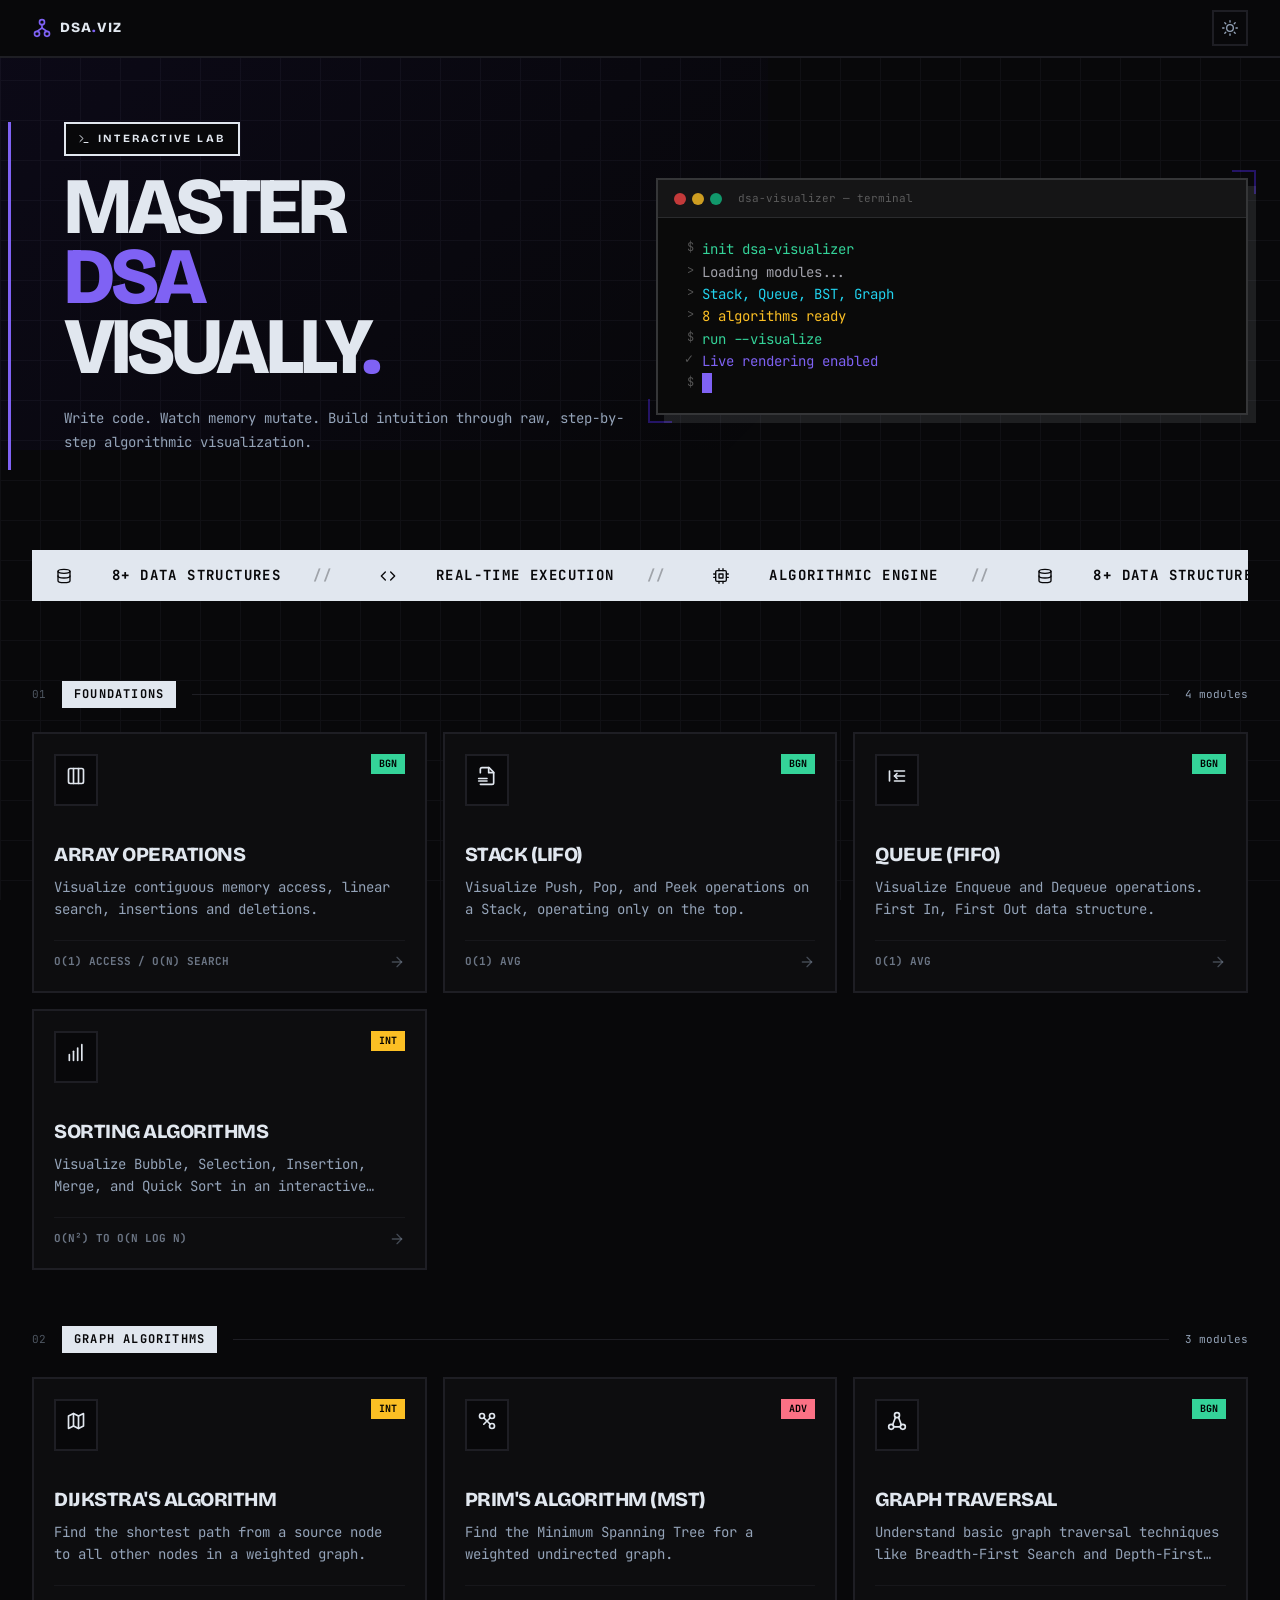
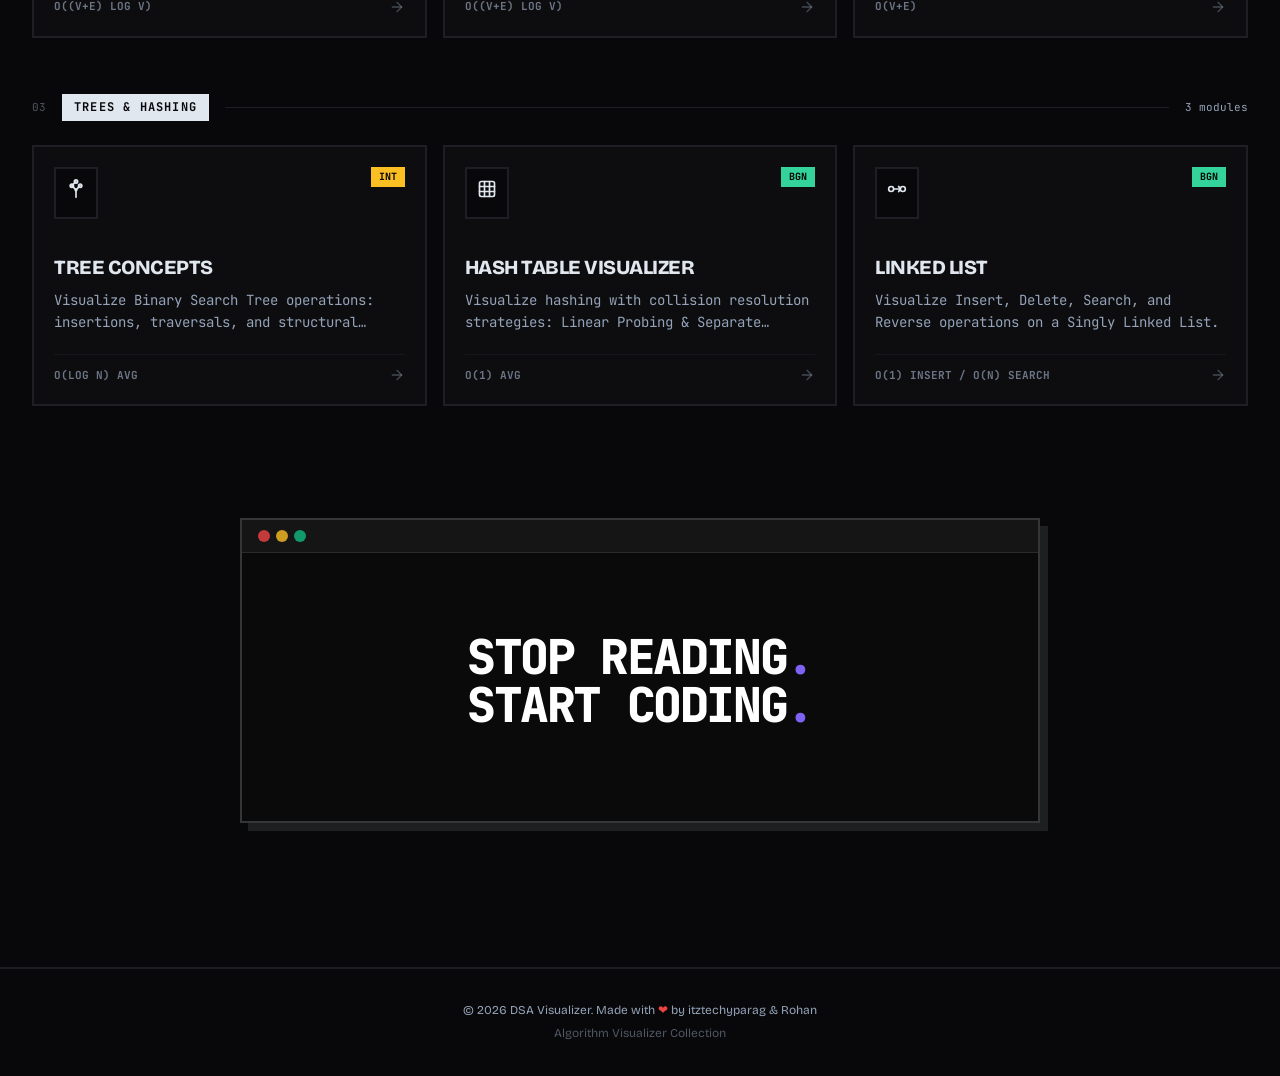
<file: index.html>
<!DOCTYPE html>
<html lang="en">

<head>
  <meta charset="UTF-8">
  <meta name="viewport" content="width=device-width, initial-scale=1.0">
  <title>ADSA Visualizer Dashboard</title>
  <link rel="stylesheet" href="style.css">
  <style>
    /* New dashboard grid for exactly matching the React design */
    .dashboard-grid {
      display: grid;
      grid-template-columns: repeat(1, minmax(0, 1fr));
      gap: 1rem;
      margin-top: 1.5rem;
    }

    @media (min-width: 768px) {
      .dashboard-grid {
        grid-template-columns: repeat(2, minmax(0, 1fr));
      }
    }

    @media (min-width: 1024px) {
      .dashboard-grid {
        grid-template-columns: repeat(3, minmax(0, 1fr));
      }
    }

    .algo-card {
      text-decoration: none;
      color: inherit;
      display: flex;
      flex-direction: column;
      height: 100%;
      padding: 1.25rem;
      background: var(--bg-card);
      border: 2px solid var(--border);
      transition: all 0.2s ease;
      position: relative;
    }

    .algo-card:hover {
      border-color: var(--fg);
      box-shadow: 6px 6px 0px 0px hsla(var(--fg-hsl), 0.1);
      transform: translate(-3px, -3px);
    }

    .dark .algo-card:hover {
      box-shadow: 6px 6px 0px 0px hsla(0, 0%, 100%, 0.1);
    }

    .algo-card:active {
      box-shadow: none;
      transform: translate(0, 0);
    }

    .card-top-row {
      display: flex;
      justify-content: space-between;
      align-items: flex-start;
      margin-bottom: 2rem;
    }

    .algo-icon-wrap {
      padding: 0.625rem;
      border: 2px solid var(--border);
      background: var(--bg);
      transition: border-color 0.2s;
    }

    .algo-card:hover .algo-icon-wrap {
      border-color: var(--fg);
    }

    .algo-icon-wrap svg {
      width: 20px;
      height: 20px;
    }

    .difficulty-badge {
      font-size: 0.625rem;
      font-family: var(--font-mono);
      font-weight: 700;
      padding: 0.125rem 0.5rem;
      background: #34d399;
      /* emerald-400 */
      color: #000;
      text-transform: uppercase;
    }

    .difficulty-badge.int {
      background: #fbbf24;
    }

    /* amber-400 */
    .difficulty-badge.adv {
      background: #fb7185;
    }

    /* rose-400 */

    .algo-title {
      font-size: 1.25rem;
      font-weight: 900;
      text-transform: uppercase;
      letter-spacing: -0.025em;
      margin-bottom: 0.375rem;
      transition: color 0.2s;
    }

    .algo-card:hover .algo-title {
      color: var(--accent);
    }

    .algo-desc {
      font-size: 0.875rem;
      font-family: var(--font-mono);
      color: var(--fg-muted);
      flex-grow: 1;
      margin-bottom: 1.25rem;
      line-height: 1.6;
      display: -webkit-box;
      -webkit-line-clamp: 2;
      -webkit-box-orient: vertical;
      overflow: hidden;
    }

    .card-footer {
      display: flex;
      justify-content: space-between;
      align-items: center;
      padding-top: 0.75rem;
      border-top: 1px solid hsla(var(--border-hsl), 0.6);
    }

    .complexity-text {
      font-size: 0.6875rem;
      font-family: var(--font-mono);
      font-weight: 700;
      color: hsla(var(--fg-muted-hsl), 0.7);
      text-transform: uppercase;
    }

    .card-footer-icon {
      width: 1rem;
      height: 1rem;
      color: hsla(var(--fg-muted-hsl), 0.4);
      transition: all 0.2s;
    }

    .algo-card:hover .card-footer-icon {
      color: var(--accent);
      transform: translateX(4px);
    }

    /* Layout classes */
    .section-header {
      display: flex;
      align-items: center;
      gap: 1rem;
      margin-bottom: 1.5rem;
    }

    .section-num {
      font-size: 0.6875rem;
      font-family: var(--font-mono);
      color: hsla(var(--fg-muted-hsl), 0.5);
      font-variant-numeric: tabular-nums;
    }

    .section-title {
      background: var(--fg);
      color: var(--bg);
      padding: 0.25rem 0.75rem;
      font-family: var(--font-mono);
      font-weight: 700;
      font-size: 0.75rem;
      text-transform: uppercase;
      letter-spacing: 0.1em;
    }

    .section-line {
      height: 1px;
      flex: 1;
      background: var(--border);
    }

    .section-count {
      font-family: var(--font-mono);
      font-size: 0.6875rem;
      color: var(--fg-muted);
    }

    .topic-group {
      margin-bottom: 3.5rem;
    }
  </style>
</head>

<body class="dark">
  <header class="header" id="header">
    <div class="container header-inner">
      <a class="logo" href="#">
        <svg xmlns="http://www.w3.org/2000/svg" viewBox="0 0 24 24" fill="none" stroke="currentColor" stroke-width="2"
          stroke-linecap="round" stroke-linejoin="round">
          <circle cx="12" cy="5" r="3" />
          <line x1="12" y1="8" x2="12" y2="12" />
          <circle cx="6" cy="19" r="3" />
          <circle cx="18" cy="19" r="3" />
          <line x1="12" y1="12" x2="6" y2="16" />
          <line x1="12" y1="12" x2="18" y2="16" />
        </svg>
        <span>DSA<span class="logo-dot">.</span>VIZ</span>
      </a>
      <button class="theme-toggle" id="theme-toggle" aria-label="Toggle theme">
        <svg id="icon-sun" xmlns="http://www.w3.org/2000/svg" viewBox="0 0 24 24" fill="none" stroke="currentColor"
          stroke-width="2" stroke-linecap="round" stroke-linejoin="round">
          <circle cx="12" cy="12" r="5" />
          <line x1="12" y1="1" x2="12" y2="3" />
          <line x1="12" y1="21" x2="12" y2="23" />
          <line x1="4.22" y1="4.22" x2="5.64" y2="5.64" />
          <line x1="18.36" y1="18.36" x2="19.78" y2="19.78" />
          <line x1="1" y1="12" x2="3" y2="12" />
          <line x1="21" y1="12" x2="23" y2="12" />
          <line x1="4.22" y1="19.78" x2="5.64" y2="18.36" />
          <line x1="18.36" y1="5.64" x2="19.78" y2="4.22" />
        </svg>
        <svg id="icon-moon" style="display:none" xmlns="http://www.w3.org/2000/svg" viewBox="0 0 24 24" fill="none"
          stroke="currentColor" stroke-width="2" stroke-linecap="round" stroke-linejoin="round">
          <path d="M21 12.79A9 9 0 1 1 11.21 3 7 7 0 0 0 21 12.79z" />
        </svg>
      </button>
    </div>
  </header>

  <div class="container main-content-padding pt-16 md:pt-24 pb-24">
    <!-- Hero Split -->
    <div class="hero-split">
      <!-- Left: Text -->
      <div class="hero-text-side">
        <div class="hero-line-accent"></div>
        <div class="hero-text-content">
          <div class="hero-badge">
            <svg xmlns="http://www.w3.org/2000/svg" viewBox="0 0 24 24" fill="none" stroke="currentColor"
              stroke-width="2" stroke-linecap="round" stroke-linejoin="round">
              <polyline points="4 17 10 11 4 5" />
              <line x1="12" y1="19" x2="20" y2="19" />
            </svg>
            Interactive Lab
          </div>
          <h1>
            <span class="block text-reveal">Master</span>
            <span class="block text-reveal text-accent">DSA</span>
            <span class="block text-reveal">Visually<span class="text-accent">.</span></span>
          </h1>
          <p class="hero-desc">Write code. Watch memory mutate. Build intuition through raw, step-by-step algorithmic
            visualization.</p>
        </div>
      </div>

      <!-- Right: Terminal Mockup -->
      <div class="hero-terminal-side">
        <div class="terminal-mockup">
          <div class="terminal-header">
            <div class="terminal-dots">
              <span class="term-dot red"></span>
              <span class="term-dot yellow"></span>
              <span class="term-dot green"></span>
            </div>
            <span class="terminal-title">dsa-visualizer — terminal</span>
          </div>
          <div class="terminal-body">
            <div class="term-line animate-type-1"><span class="term-prefix">$</span><span class="term-text emerald">init
                dsa-visualizer</span></div>
            <div class="term-line animate-type-2"><span class="term-prefix">&gt;</span><span
                class="term-text muted">Loading modules...</span></div>
            <div class="term-line animate-type-3"><span class="term-prefix">&gt;</span><span
                class="term-text cyan">Stack, Queue, BST, Graph</span></div>
            <div class="term-line animate-type-4"><span class="term-prefix">&gt;</span><span class="term-text amber">8
                algorithms ready</span></div>
            <div class="term-line animate-type-5"><span class="term-prefix">$</span><span class="term-text emerald">run
                --visualize</span></div>
            <div class="term-line animate-type-6"><span class="term-prefix">✓</span><span class="term-text primary">Live
                rendering enabled</span></div>
            <div class="term-line animate-type-7 mt-2 flex-align">
              <span class="term-prefix">$</span><span class="term-cursor pulse-anim"></span>
            </div>
          </div>
        </div>
        <div class="corner-tl"></div>
        <div class="corner-br"></div>
      </div>
    </div>

    <!-- Stats Ticker -->
    <div class="stats-ticker border-y">
      <div class="ticker-marquee">
        <!-- We use JS or just duplicate for marquee -->
        <div class="ticker-content animate-marquee">
          <div class="ticker-item"><svg xmlns="http://www.w3.org/2000/svg" viewBox="0 0 24 24" fill="none"
              stroke="currentColor" stroke-width="2" stroke-linecap="round" stroke-linejoin="round">
              <ellipse cx="12" cy="5" rx="9" ry="3"></ellipse>
              <path d="M21 12c0 1.66-4 3-9 3s-9-1.34-9-3"></path>
              <path d="M3 5v14c0 1.66 4 3 9 3s9-1.34 9-3V5"></path>
            </svg> 8+ Data Structures <span class="ticker-slash">//</span></div>
          <div class="ticker-item"><svg xmlns="http://www.w3.org/2000/svg" viewBox="0 0 24 24" fill="none"
              stroke="currentColor" stroke-width="2" stroke-linecap="round" stroke-linejoin="round">
              <polyline points="16 18 22 12 16 6"></polyline>
              <polyline points="8 6 2 12 8 18"></polyline>
            </svg> Real-time Execution <span class="ticker-slash">//</span></div>
          <div class="ticker-item"><svg xmlns="http://www.w3.org/2000/svg" viewBox="0 0 24 24" fill="none"
              stroke="currentColor" stroke-width="2" stroke-linecap="round" stroke-linejoin="round">
              <rect x="4" y="4" width="16" height="16" rx="2" ry="2"></rect>
              <rect x="9" y="9" width="6" height="6"></rect>
              <line x1="9" y1="1" x2="9" y2="4"></line>
              <line x1="15" y1="1" x2="15" y2="4"></line>
              <line x1="9" y1="20" x2="9" y2="23"></line>
              <line x1="15" y1="20" x2="15" y2="23"></line>
              <line x1="20" y1="9" x2="23" y2="9"></line>
              <line x1="20" y1="14" x2="23" y2="14"></line>
              <line x1="1" y1="9" x2="4" y2="9"></line>
              <line x1="1" y1="14" x2="4" y2="14"></line>
            </svg> Algorithmic Engine <span class="ticker-slash">//</span></div>
          <div class="ticker-item"><svg xmlns="http://www.w3.org/2000/svg" viewBox="0 0 24 24" fill="none"
              stroke="currentColor" stroke-width="2" stroke-linecap="round" stroke-linejoin="round">
              <ellipse cx="12" cy="5" rx="9" ry="3"></ellipse>
              <path d="M21 12c0 1.66-4 3-9 3s-9-1.34-9-3"></path>
              <path d="M3 5v14c0 1.66 4 3 9 3s9-1.34 9-3V5"></path>
            </svg> 8+ Data Structures <span class="ticker-slash">//</span></div>
          <div class="ticker-item"><svg xmlns="http://www.w3.org/2000/svg" viewBox="0 0 24 24" fill="none"
              stroke="currentColor" stroke-width="2" stroke-linecap="round" stroke-linejoin="round">
              <polyline points="16 18 22 12 16 6"></polyline>
              <polyline points="8 6 2 12 8 18"></polyline>
            </svg> Real-time Execution <span class="ticker-slash">//</span></div>
          <div class="ticker-item"><svg xmlns="http://www.w3.org/2000/svg" viewBox="0 0 24 24" fill="none"
              stroke="currentColor" stroke-width="2" stroke-linecap="round" stroke-linejoin="round">
              <rect x="4" y="4" width="16" height="16" rx="2" ry="2"></rect>
              <rect x="9" y="9" width="6" height="6"></rect>
              <line x1="9" y1="1" x2="9" y2="4"></line>
              <line x1="15" y1="1" x2="15" y2="4"></line>
              <line x1="9" y1="20" x2="9" y2="23"></line>
              <line x1="15" y1="20" x2="15" y2="23"></line>
              <line x1="20" y1="9" x2="23" y2="9"></line>
              <line x1="20" y1="14" x2="23" y2="14"></line>
              <line x1="1" y1="9" x2="4" y2="9"></line>
              <line x1="1" y1="14" x2="4" y2="14"></line>
            </svg> Algorithmic Engine <span class="ticker-slash">//</span></div>
        </div>
      </div>
    </div>

    <!-- Topics Grid -->
    <div id="topics">
      <!-- Section 1: Foundations -->
      <div class="topic-group">
        <div class="section-header">
          <span class="section-num">01</span>
          <div class="section-title">Foundations</div>
          <div class="section-line"></div>
          <div class="section-count">4 modules</div>
        </div>
        <div class="dashboard-grid">
          <!-- Array -->
          <a href="array.html" class="algo-card">
            <div class="card-top-row">
              <div class="algo-icon-wrap">
                <svg xmlns="http://www.w3.org/2000/svg" viewBox="0 0 24 24" fill="none" stroke="currentColor" stroke-width="2" stroke-linecap="round" stroke-linejoin="round"><rect x="3" y="3" width="18" height="18" rx="2" ry="2"></rect><line x1="9" y1="3" x2="9" y2="21"></line><line x1="15" y1="3" x2="15" y2="21"></line></svg>
              </div>
              <span class="difficulty-badge">BGN</span>
            </div>
            <h3 class="algo-title">Array Operations</h3>
            <p class="algo-desc">Visualize contiguous memory access, linear search, insertions and deletions.</p>
            <div class="card-footer">
              <span class="complexity-text">O(1) Access / O(N) Search</span>
              <svg class="card-footer-icon" xmlns="http://www.w3.org/2000/svg" viewBox="0 0 24 24" fill="none" stroke="currentColor" stroke-width="2" stroke-linecap="round" stroke-linejoin="round"><polyline points="5 12 19 12"></polyline><polyline points="12 5 19 12 12 19"></polyline></svg>
            </div>
          </a>

          <!-- Stack -->
          <a href="stack.html" class="algo-card">
            <div class="card-top-row">
              <div class="algo-icon-wrap">
                <svg xmlns="http://www.w3.org/2000/svg" viewBox="0 0 24 24" fill="none" stroke="currentColor" stroke-width="2" stroke-linecap="round" stroke-linejoin="round"><path d="M4 22h14a2 2 0 0 0 2-2V7.5L14.5 2H6a2 2 0 0 0-2 2v4"></path><polyline points="14 2 14 8 20 8"></polyline><path d="M2 15h10"></path><path d="M2 18h10"></path></svg>
              </div>
              <span class="difficulty-badge">BGN</span>
            </div>
            <h3 class="algo-title">Stack (LIFO)</h3>
            <p class="algo-desc">Visualize Push, Pop, and Peek operations on a Stack, operating only on the top.</p>
            <div class="card-footer">
              <span class="complexity-text">O(1) Avg</span>
              <svg class="card-footer-icon" xmlns="http://www.w3.org/2000/svg" viewBox="0 0 24 24" fill="none" stroke="currentColor" stroke-width="2" stroke-linecap="round" stroke-linejoin="round"><polyline points="5 12 19 12"></polyline><polyline points="12 5 19 12 12 19"></polyline></svg>
            </div>
          </a>

          <!-- Queue -->
          <a href="queue.html" class="algo-card">
            <div class="card-top-row">
              <div class="algo-icon-wrap">
                <svg xmlns="http://www.w3.org/2000/svg" viewBox="0 0 24 24" fill="none" stroke="currentColor" stroke-width="2" stroke-linecap="round" stroke-linejoin="round"><line x1="21" y1="12" x2="9" y2="12"></line><line x1="21" y1="6" x2="9" y2="6"></line><line x1="21" y1="18" x2="9" y2="18"></line><polyline points="12 15 9 12 12 9"></polyline><line x1="3" y1="6" x2="3" y2="18"></line></svg>
              </div>
              <span class="difficulty-badge">BGN</span>
            </div>
            <h3 class="algo-title">Queue (FIFO)</h3>
            <p class="algo-desc">Visualize Enqueue and Dequeue operations. First In, First Out data structure.</p>
            <div class="card-footer">
              <span class="complexity-text">O(1) Avg</span>
              <svg class="card-footer-icon" xmlns="http://www.w3.org/2000/svg" viewBox="0 0 24 24" fill="none" stroke="currentColor" stroke-width="2" stroke-linecap="round" stroke-linejoin="round"><polyline points="5 12 19 12"></polyline><polyline points="12 5 19 12 12 19"></polyline></svg>
            </div>
          </a>

          <!-- Sorting Algorithms -->
          <a href="sorting.html" class="algo-card">
            <div class="card-top-row">
              <div class="algo-icon-wrap">
                <svg xmlns="http://www.w3.org/2000/svg" viewBox="0 0 24 24" fill="none" stroke="currentColor" stroke-width="2" stroke-linecap="round" stroke-linejoin="round"><line x1="4" y1="21" x2="4" y2="14"></line><line x1="9" y1="21" x2="9" y2="10"></line><line x1="14" y1="21" x2="14" y2="6"></line><line x1="19" y1="21" x2="19" y2="2"></line></svg>
              </div>
              <span class="difficulty-badge int">INT</span>
            </div>
            <h3 class="algo-title">Sorting Algorithms</h3>
            <p class="algo-desc">Visualize Bubble, Selection, Insertion, Merge, and Quick Sort in an interactive array.</p>
            <div class="card-footer">
              <span class="complexity-text">O(N²) to O(N log N)</span>
              <svg class="card-footer-icon" xmlns="http://www.w3.org/2000/svg" viewBox="0 0 24 24" fill="none" stroke="currentColor" stroke-width="2" stroke-linecap="round" stroke-linejoin="round"><polyline points="5 12 19 12"></polyline><polyline points="12 5 19 12 12 19"></polyline></svg>
            </div>
          </a>
        </div>
      </div>

      <!-- Section 2: Graphs -->
      <div class="topic-group">
        <div class="section-header">
          <span class="section-num">02</span>
          <div class="section-title">Graph Algorithms</div>
          <div class="section-line"></div>
          <div class="section-count">3 modules</div>
        </div>
        <div class="dashboard-grid">
          <!-- Dijkstra -->
          <a href="dijkstra.html" class="algo-card">
            <div class="card-top-row">
              <div class="algo-icon-wrap">
                <svg xmlns="http://www.w3.org/2000/svg" viewBox="0 0 24 24" fill="none" stroke="currentColor"
                  stroke-width="2" stroke-linecap="round" stroke-linejoin="round">
                  <polygon points="3 6 9 3 15 6 21 3 21 18 15 21 9 18 3 21"></polygon>
                  <line x1="9" y1="3" x2="9" y2="18"></line>
                  <line x1="15" y1="6" x2="15" y2="21"></line>
                </svg>
              </div>
              <span class="difficulty-badge int">INT</span>
            </div>
            <h3 class="algo-title">Dijkstra's Algorithm</h3>
            <p class="algo-desc">Find the shortest path from a source node to all other nodes in a weighted graph.</p>
            <div class="card-footer">
              <span class="complexity-text">O((V+E) log V)</span>
              <svg class="card-footer-icon" xmlns="http://www.w3.org/2000/svg" viewBox="0 0 24 24" fill="none"
                stroke="currentColor" stroke-width="2" stroke-linecap="round" stroke-linejoin="round">
                <polyline points="5 12 19 12"></polyline>
                <polyline points="12 5 19 12 12 19"></polyline>
              </svg>
            </div>
          </a>

          <!-- Prim's -->
          <a href="prims.html" class="algo-card">
            <div class="card-top-row">
              <div class="algo-icon-wrap">
                <svg xmlns="http://www.w3.org/2000/svg" viewBox="0 0 24 24" fill="none" stroke="currentColor"
                  stroke-width="2" stroke-linecap="round" stroke-linejoin="round">
                  <circle cx="18" cy="18" r="3"></circle>
                  <circle cx="6" cy="6" r="3"></circle>
                  <circle cx="18" cy="6" r="3"></circle>
                  <line x1="8.12" y1="8.12" x2="15.88" y2="15.88"></line>
                  <line x1="15.88" y1="8.12" x2="8.12" y2="15.88"></line>
                </svg>
              </div>
              <span class="difficulty-badge adv">ADV</span>
            </div>
            <h3 class="algo-title">Prim's Algorithm (MST)</h3>
            <p class="algo-desc">Find the Minimum Spanning Tree for a weighted undirected graph.</p>
            <div class="card-footer">
              <span class="complexity-text">O((V+E) log V)</span>
              <svg class="card-footer-icon" xmlns="http://www.w3.org/2000/svg" viewBox="0 0 24 24" fill="none"
                stroke="currentColor" stroke-width="2" stroke-linecap="round" stroke-linejoin="round">
                <polyline points="5 12 19 12"></polyline>
                <polyline points="12 5 19 12 12 19"></polyline>
              </svg>
            </div>
          </a>

          <!-- Graph Concepts -->
          <a href="graph.html" class="algo-card">
            <div class="card-top-row">
              <div class="algo-icon-wrap">
                <svg xmlns="http://www.w3.org/2000/svg" viewBox="0 0 24 24" fill="none" stroke="currentColor"
                  stroke-width="2" stroke-linecap="round" stroke-linejoin="round">
                  <circle cx="5" cy="19" r="3"></circle>
                  <circle cx="19" cy="19" r="3"></circle>
                  <circle cx="12" cy="5" r="3"></circle>
                  <line x1="6.8" y1="16.6" x2="10.2" y2="7.4"></line>
                  <line x1="13.8" y1="7.4" x2="17.2" y2="16.6"></line>
                  <line x1="8" y1="19" x2="16" y2="19"></line>
                </svg>
              </div>
              <span class="difficulty-badge">BGN</span>
            </div>
            <h3 class="algo-title">Graph Traversal</h3>
            <p class="algo-desc">Understand basic graph traversal techniques like Breadth-First Search and Depth-First
              Search.</p>
            <div class="card-footer">
              <span class="complexity-text">O(V+E)</span>
              <svg class="card-footer-icon" xmlns="http://www.w3.org/2000/svg" viewBox="0 0 24 24" fill="none"
                stroke="currentColor" stroke-width="2" stroke-linecap="round" stroke-linejoin="round">
                <polyline points="5 12 19 12"></polyline>
                <polyline points="12 5 19 12 12 19"></polyline>
              </svg>
            </div>
          </a>
        </div>
      </div>

      <!-- Section 3: Trees & Hashing -->
      <div class="topic-group">
        <div class="section-header">
          <span class="section-num">03</span>
          <div class="section-title">Trees & Hashing</div>
          <div class="section-line"></div>
          <div class="section-count">3 modules</div>
        </div>
        <div class="dashboard-grid">
          <!-- Tree -->
          <a href="tree.html" class="algo-card">
            <div class="card-top-row">
              <div class="algo-icon-wrap">
                <svg xmlns="http://www.w3.org/2000/svg" viewBox="0 0 24 24" fill="none" stroke="currentColor"
                  stroke-width="2" stroke-linecap="round" stroke-linejoin="round">
                  <line x1="12" y1="22" x2="12" y2="13"></line>
                  <line x1="12" y1="13" x2="7" y2="8"></line>
                  <line x1="12" y1="13" x2="17" y2="8"></line>
                  <circle cx="12" cy="13" r="1"></circle>
                  <circle cx="7" cy="8" r="2"></circle>
                  <circle cx="17" cy="8" r="2"></circle>
                  <circle cx="12" cy="3" r="2"></circle>
                  <line x1="7" y1="8" x2="12" y2="3"></line>
                </svg>
              </div>
              <span class="difficulty-badge int">INT</span>
            </div>
            <h3 class="algo-title">Tree Concepts</h3>
            <p class="algo-desc">Visualize Binary Search Tree operations: insertions, traversals, and structural
              changes.</p>
            <div class="card-footer">
              <span class="complexity-text">O(log N) Avg</span>
              <svg class="card-footer-icon" xmlns="http://www.w3.org/2000/svg" viewBox="0 0 24 24" fill="none"
                stroke="currentColor" stroke-width="2" stroke-linecap="round" stroke-linejoin="round">
                <polyline points="5 12 19 12"></polyline>
                <polyline points="12 5 19 12 12 19"></polyline>
              </svg>
            </div>
          </a>

          <!-- Hash Table -->
          <a href="hash.html" class="algo-card">
            <div class="card-top-row">
              <div class="algo-icon-wrap">
                <svg xmlns="http://www.w3.org/2000/svg" viewBox="0 0 24 24" fill="none" stroke="currentColor"
                  stroke-width="2" stroke-linecap="round" stroke-linejoin="round">
                  <rect x="3" y="3" width="18" height="18" rx="2" ry="2"></rect>
                  <line x1="3" y1="9" x2="21" y2="9"></line>
                  <line x1="3" y1="15" x2="21" y2="15"></line>
                  <line x1="9" y1="3" x2="9" y2="21"></line>
                  <line x1="15" y1="3" x2="15" y2="21"></line>
                </svg>
              </div>
              <span class="difficulty-badge">BGN</span>
            </div>
            <h3 class="algo-title">Hash Table Visualizer</h3>
            <p class="algo-desc">Visualize hashing with collision resolution strategies: Linear Probing & Separate
              Chaining.</p>
            <div class="card-footer">
              <span class="complexity-text">O(1) Avg</span>
              <svg class="card-footer-icon" xmlns="http://www.w3.org/2000/svg" viewBox="0 0 24 24" fill="none"
                stroke="currentColor" stroke-width="2" stroke-linecap="round" stroke-linejoin="round">
                <polyline points="5 12 19 12"></polyline>
                <polyline points="12 5 19 12 12 19"></polyline>
              </svg>
            </div>
          </a>

          <!-- Linked List -->
          <a href="linkedlist.html" class="algo-card">
            <div class="card-top-row">
              <div class="algo-icon-wrap">
                <svg xmlns="http://www.w3.org/2000/svg" viewBox="0 0 24 24" fill="none" stroke="currentColor" stroke-width="2" stroke-linecap="round" stroke-linejoin="round"><circle cx="5" cy="12" r="3"></circle><circle cx="19" cy="12" r="3"></circle><line x1="8" y1="12" x2="16" y2="12"></line><polyline points="14 9 16 12 14 15"></polyline></svg>
              </div>
              <span class="difficulty-badge">BGN</span>
            </div>
            <h3 class="algo-title">Linked List</h3>
            <p class="algo-desc">Visualize Insert, Delete, Search, and Reverse operations on a Singly Linked List.</p>
            <div class="card-footer">
              <span class="complexity-text">O(1) Insert / O(N) Search</span>
              <svg class="card-footer-icon" xmlns="http://www.w3.org/2000/svg" viewBox="0 0 24 24" fill="none" stroke="currentColor" stroke-width="2" stroke-linecap="round" stroke-linejoin="round"><polyline points="5 12 19 12"></polyline><polyline points="12 5 19 12 12 19"></polyline></svg>
            </div>
          </a>
        </div>
      </div>
    </div>


    <!-- CTA Section -->
    <div class="cta-box-wrapper mt-28" style="padding: 0 1rem;">
      <div class="terminal-mockup" style="max-width: 800px; margin: 0 auto;">
        <div class="terminal-header">
          <div class="terminal-dots">
            <span class="term-dot red"></span>
            <span class="term-dot yellow"></span>
            <span class="term-dot green"></span>
          </div>
        </div>
        <div class="terminal-body" style="padding: 5rem 2rem; text-align: center; color: #ffffff;">
          <h2 class="cta-title">
            Stop Reading<span class="text-accent">.</span><br>
            Start Coding<span class="text-accent">.</span>
          </h2>
        </div>
      </div>
    </div>
  </div>

  <footer class="footer">
    <div class="container">
      <p>&copy; 2026 DSA Visualizer. Made with <span class="heart">❤️</span> by itztechyparag & Rohan</p>
      <p style="margin-top:0.25rem; opacity:0.5">Algorithm Visualizer Collection</p>
    </div>
  </footer>

  <script src="theme.js"></script>
</body>

</html>
</file>
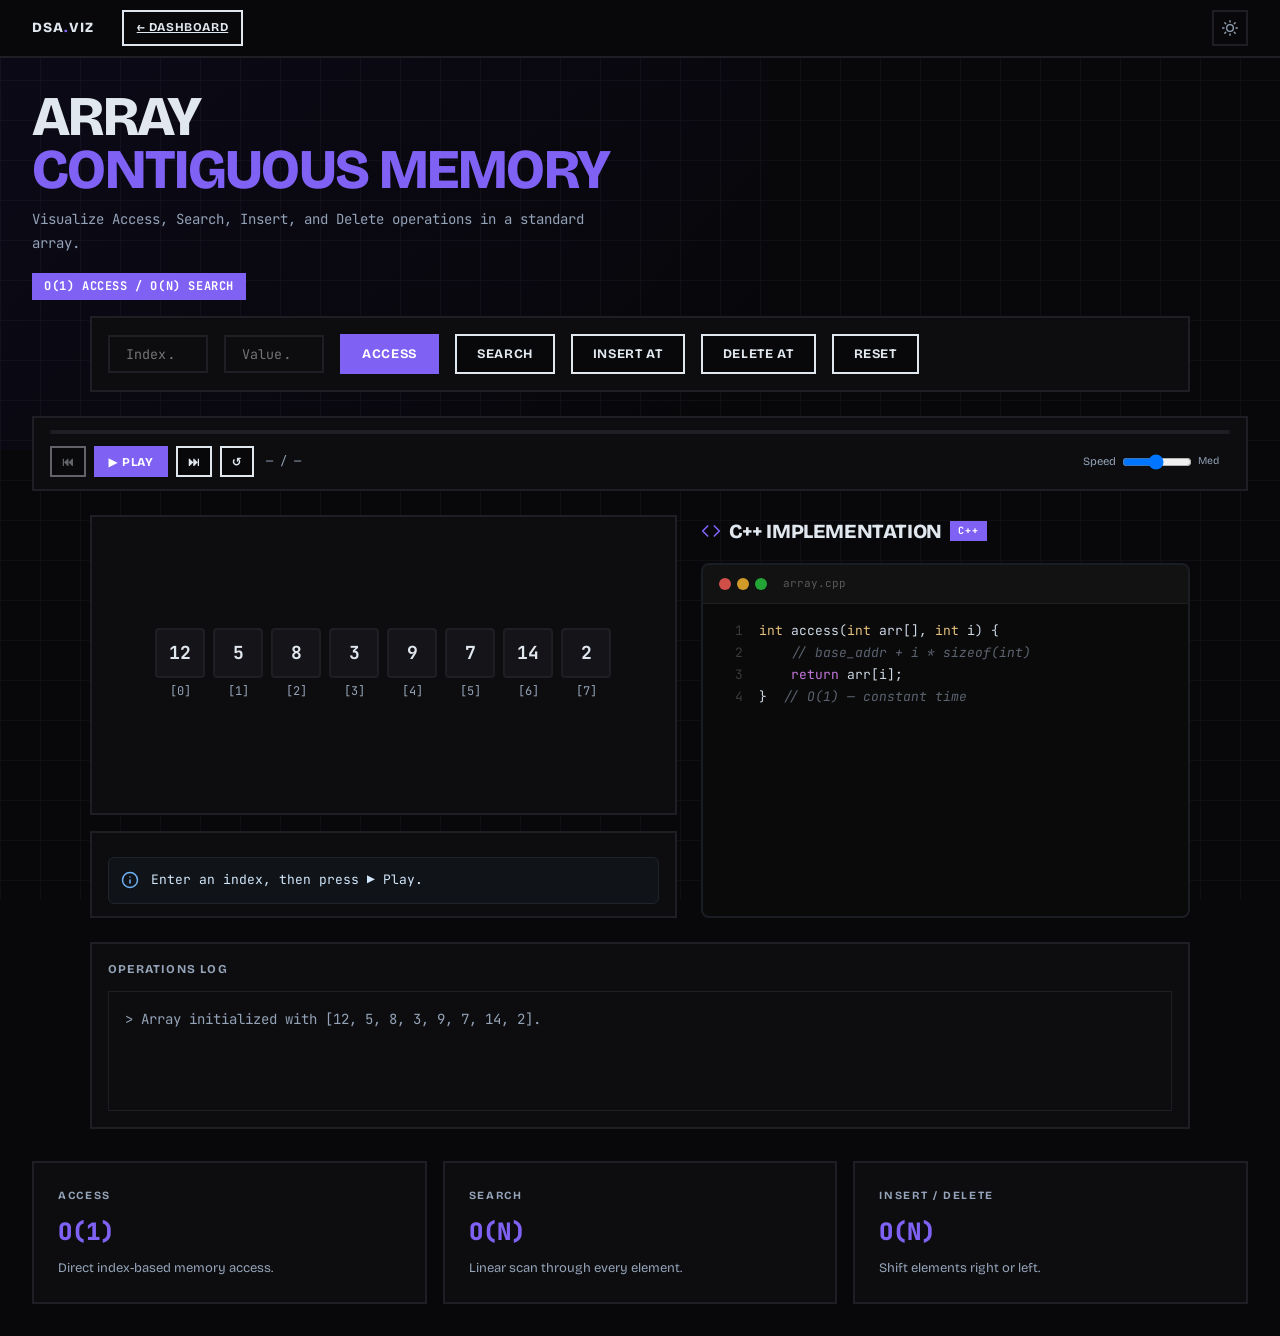
<file: array.html>
<!DOCTYPE html>
<html lang="en">
<head>
  <meta charset="UTF-8">
  <meta name="viewport" content="width=device-width, initial-scale=1.0">
  <title>Array Visualizer — DSA.VIZ</title>
  <link rel="stylesheet" href="style.css">
  <style>
    .array-view { min-height: 300px; display: flex; flex-direction: column; justify-content: center; align-items: center; position: relative; overflow-x: auto; padding: 2rem; }
    .array-container { display: flex; align-items: flex-end; gap: 0.5rem; min-width: max-content; }
    .array-item-wrapper { display: flex; flex-direction: column; align-items: center; gap: 0.25rem; }
    .array-item { width: 50px; height: 50px; border: 2px solid var(--border); background: var(--bg-surface); display: flex; justify-content: center; align-items: center; font-family: var(--font-mono); font-weight: bold; font-size: 1.125rem; transition: all 0.3s; border-radius: 0.25rem; }
    .array-item.active { background: hsla(252, 87%, 55%, 0.2); border-color: var(--accent); color: var(--accent); transform: scale(1.1); z-index: 10; box-shadow: 0 0 15px var(--accent); }
    .array-item.found { background: #22c55e; border-color: #16a34a; color: white; transform: scale(1.15); z-index: 10; box-shadow: 0 0 20px #22c55e; }
    .item-index { font-size: 0.75rem; color: var(--fg-muted); font-family: var(--font-mono); }
    .controls-wrapper { display: flex; gap: 1rem; align-items: center; flex-wrap: wrap; margin-bottom: 1.5rem; }
    .input-field { background: var(--bg-card); border: 2px solid var(--border); color: var(--fg); padding: 0.5rem 1rem; font-family: var(--font-mono); outline: none; width: 100px; }
    .input-field:focus { border-color: var(--accent); }
    #log-container { font-family: var(--font-mono); font-size: 0.875rem; color: var(--fg-muted); height: 120px; overflow-y: auto; background: var(--bg-card); border: 1px solid var(--border); padding: 1rem; }
  </style>
</head>
<body class="dark">
  <header class="header">
    <div class="container header-inner">
      <a class="logo" href="#"><span>DSA<span class="logo-dot">.</span>VIZ</span></a>
      <a href="index.html" class="btn" style="margin-left: 1rem; padding: 0.4rem 0.8rem; font-size: 0.75rem;">← Dashboard</a>
      <button class="theme-toggle" id="theme-toggle" aria-label="Toggle theme">
        <svg id="icon-sun" xmlns="http://www.w3.org/2000/svg" viewBox="0 0 24 24" fill="none" stroke="currentColor" stroke-width="2" stroke-linecap="round" stroke-linejoin="round"><circle cx="12" cy="12" r="5"/><line x1="12" y1="1" x2="12" y2="3"/><line x1="12" y1="21" x2="12" y2="23"/><line x1="4.22" y1="4.22" x2="5.64" y2="5.64"/><line x1="18.36" y1="18.36" x2="19.78" y2="19.78"/><line x1="1" y1="12" x2="3" y2="12"/><line x1="21" y1="12" x2="23" y2="12"/><line x1="4.22" y1="19.78" x2="5.64" y2="18.36"/><line x1="18.36" y1="5.64" x2="19.78" y2="4.22"/></svg>
        <svg id="icon-moon" style="display:none" xmlns="http://www.w3.org/2000/svg" viewBox="0 0 24 24" fill="none" stroke="currentColor" stroke-width="2" stroke-linecap="round" stroke-linejoin="round"><path d="M21 12.79A9 9 0 1 1 11.21 3 7 7 0 0 0 21 12.79z"/></svg>
      </button>
    </div>
  </header>

  <div class="container">
    <section class="hero" style="padding: 2rem 0 1rem;">
      <h1>Array<br><span class="accent">Contiguous Memory</span></h1>
      <p class="hero-desc">Visualize Access, Search, Insert, and Delete operations in a standard array.</p>
      <span class="complexity-badge">O(1) Access / O(N) Search</span>
    </section>

    <!-- Controls -->
    <div class="card controls-wrapper" style="max-width: 1100px; margin-left: auto; margin-right: auto; margin-bottom: 1.5rem;">
      <input type="number" id="idx-input" class="input-field" placeholder="Index..." />
      <input type="number" id="val-input" class="input-field" placeholder="Value..." />
      <button class="btn btn-primary" id="btn-access">Access</button>
      <button class="btn" id="btn-search">Search</button>
      <button class="btn" id="btn-insert">Insert At</button>
      <button class="btn" id="btn-delete">Delete At</button>
      <button class="btn" id="btn-reset">Reset</button>
    </div>

    <!-- Main Grid: Visualization (left) + Code (right) -->
    <div class="main-grid centered-grid">
      <!-- Left: Visualization + Status + Playback -->
      <div>
        <div class="card array-view" id="array-view-container">
          <div class="array-container" id="array-view"></div>
        </div>
        <div class="card" style="margin-top:1rem; padding: 0.75rem 1rem;">
          <div class="status-bar">
            <svg xmlns="http://www.w3.org/2000/svg" viewBox="0 0 24 24" fill="none" stroke="currentColor" stroke-width="2" stroke-linecap="round" stroke-linejoin="round"><circle cx="12" cy="12" r="10"/><line x1="12" y1="16" x2="12" y2="12"/><line x1="12" y1="8" x2="12.01" y2="8"/></svg>
            <span id="status-message">Enter an index or value and select an operation.</span>
          </div>
        </div>
      </div>

      <!-- Right: Code Panel -->
      <div class="code-section" id="code-section">
        <div class="code-section-title">
          <svg xmlns="http://www.w3.org/2000/svg" viewBox="0 0 24 24" fill="none" stroke="currentColor" stroke-width="2" stroke-linecap="round" stroke-linejoin="round"><polyline points="16 18 22 12 16 6"/><polyline points="8 6 2 12 8 18"/></svg>
          C++ Implementation
          <span class="code-lang-badge">C++</span>
        </div>
        <div class="code-container" style="flex: 1; display: flex; flex-direction: column;">
          <div class="code-titlebar">
            <div class="code-titlebar-dots">
              <span class="code-titlebar-dot red"></span>
              <span class="code-titlebar-dot yellow"></span>
              <span class="code-titlebar-dot green"></span>
            </div>
            <span class="code-titlebar-name">array.cpp</span>
          </div>
          <div class="code-body" id="code-body" style="flex: 1;"></div>
        </div>
      </div>
    </div>

    <!-- Operations Log (below) -->
    <div class="card" style="margin-top:1.5rem; max-width: 1100px; margin-left: auto; margin-right: auto;">
      <h3 class="panel-title">Operations Log</h3>
      <div id="log-container"></div>
    </div>

    <!-- Info Cards -->
    <section class="info-section">
      <div class="info-grid">
        <div class="info-card"><h3>Access</h3><div class="info-value">O(1)</div><p>Direct index-based memory access.</p></div>
        <div class="info-card"><h3>Search</h3><div class="info-value">O(N)</div><p>Linear scan through every element.</p></div>
        <div class="info-card"><h3>Insert / Delete</h3><div class="info-value">O(N)</div><p>Shift elements right or left.</p></div>
      </div>
    </section>
  </div>

  <script src="theme.js"></script>
  <script src="playback.js"></script>
  <script src="array.js"></script>
</body>
</html>
</file>
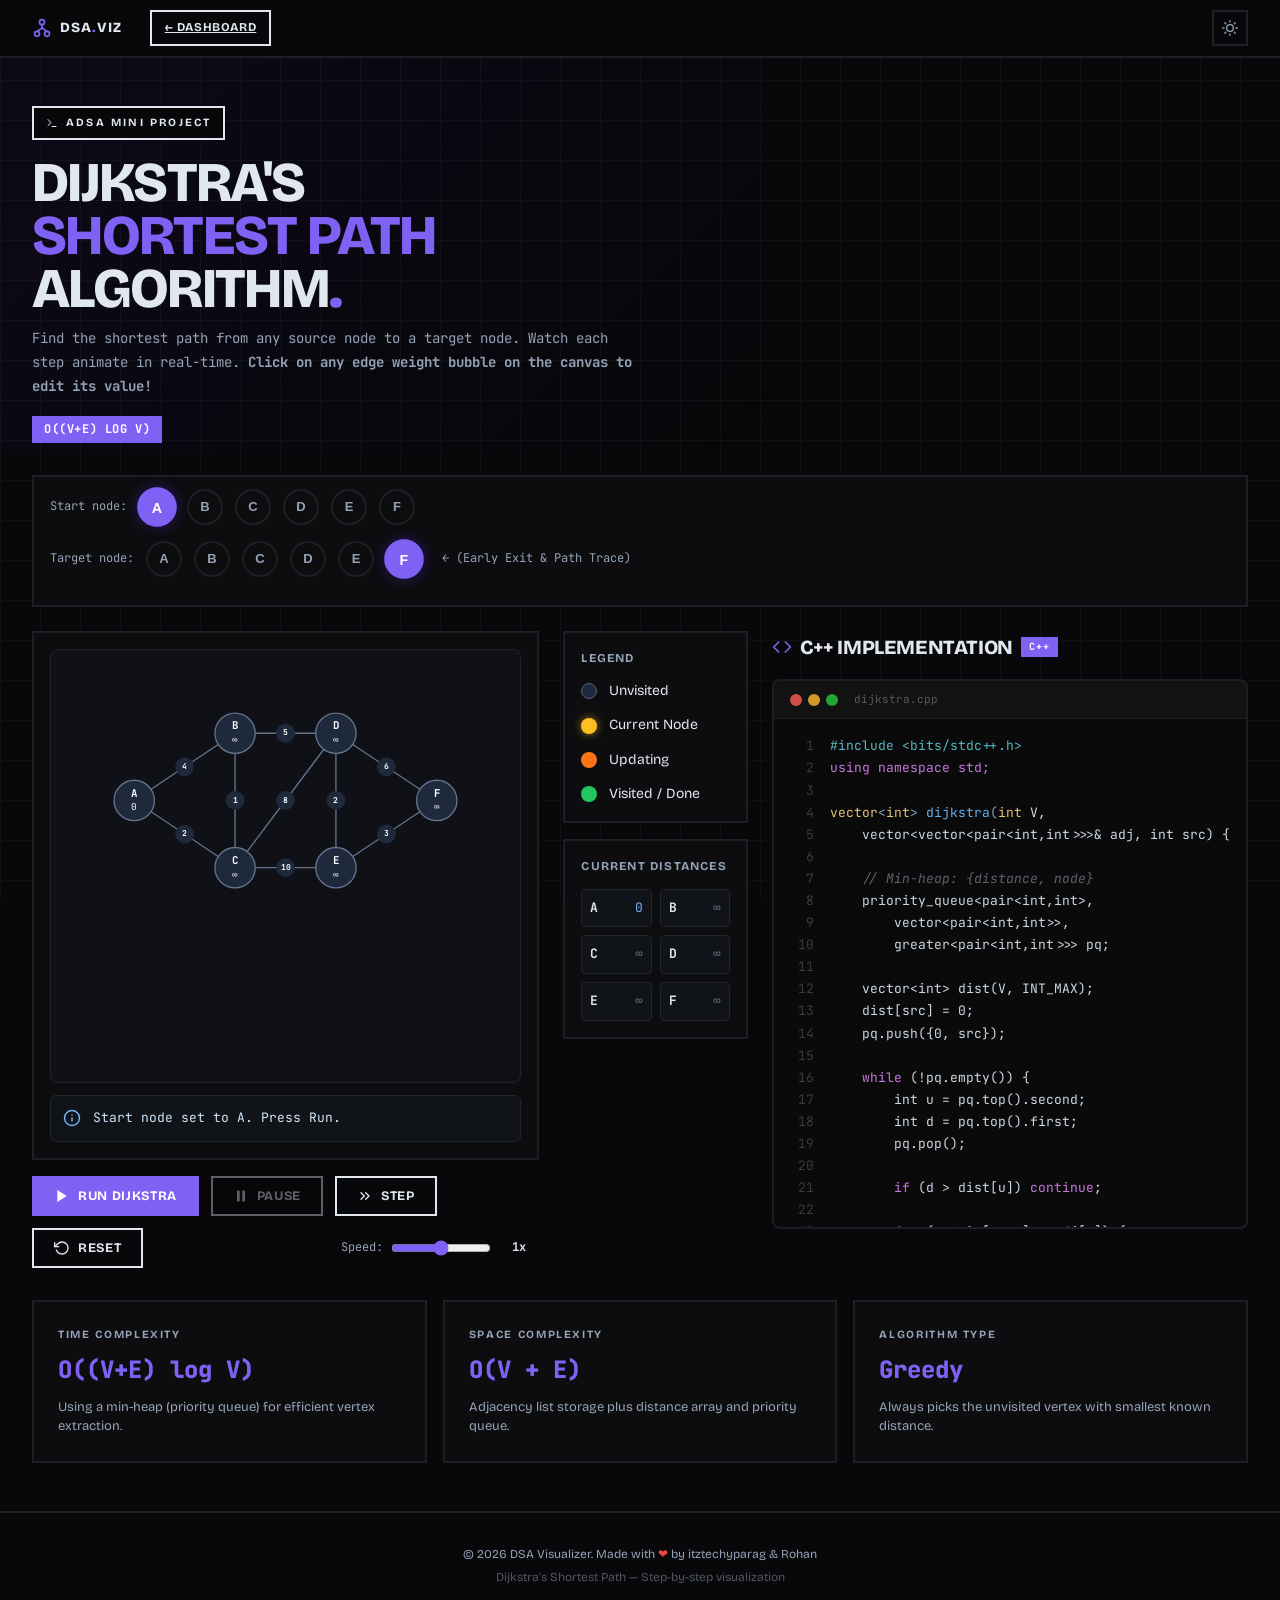
<file: dijkstra.html>
<!DOCTYPE html>
<html lang="en">

<head>
  <meta charset="UTF-8">
  <meta name="viewport" content="width=device-width, initial-scale=1.0">
  <title>Dijkstra's Algorithm Visualizer — DSA.VIZ</title>
  <meta name="description"
    content="Interactive step-by-step visualization of Dijkstra's shortest path algorithm with C++ code walkthrough.">
  <link rel="stylesheet" href="style.css">
</head>

<body class="dark">

  <!-- ═══════ HEADER ═══════ -->
  <header class="header" id="header">
    <div class="container header-inner">
      <a class="logo" href="#">
        <svg xmlns="http://www.w3.org/2000/svg" viewBox="0 0 24 24" fill="none" stroke="currentColor" stroke-width="2"
          stroke-linecap="round" stroke-linejoin="round">
          <circle cx="12" cy="5" r="3" />
          <line x1="12" y1="8" x2="12" y2="12" />
          <circle cx="6" cy="19" r="3" />
          <circle cx="18" cy="19" r="3" />
          <line x1="12" y1="12" x2="6" y2="16" />
          <line x1="12" y1="12" x2="18" y2="16" />
        </svg>
        <span>DSA<span class="logo-dot">.</span>VIZ</span>
      </a>
      <a href="index.html" class="btn" style="margin-left: 1rem; padding: 0.4rem 0.8rem; font-size: 0.75rem;">← Dashboard</a>
      <button class="theme-toggle" id="theme-toggle" aria-label="Toggle theme">
        <!-- Sun icon (shown in dark mode) -->
        <svg id="icon-sun" xmlns="http://www.w3.org/2000/svg" viewBox="0 0 24 24" fill="none" stroke="currentColor"
          stroke-width="2" stroke-linecap="round" stroke-linejoin="round">
          <circle cx="12" cy="12" r="5" />
          <line x1="12" y1="1" x2="12" y2="3" />
          <line x1="12" y1="21" x2="12" y2="23" />
          <line x1="4.22" y1="4.22" x2="5.64" y2="5.64" />
          <line x1="18.36" y1="18.36" x2="19.78" y2="19.78" />
          <line x1="1" y1="12" x2="3" y2="12" />
          <line x1="21" y1="12" x2="23" y2="12" />
          <line x1="4.22" y1="19.78" x2="5.64" y2="18.36" />
          <line x1="18.36" y1="5.64" x2="19.78" y2="4.22" />
        </svg>
        <!-- Moon icon (shown in light mode) -->
        <svg id="icon-moon" style="display:none" xmlns="http://www.w3.org/2000/svg" viewBox="0 0 24 24" fill="none"
          stroke="currentColor" stroke-width="2" stroke-linecap="round" stroke-linejoin="round">
          <path d="M21 12.79A9 9 0 1 1 11.21 3 7 7 0 0 0 21 12.79z" />
        </svg>
      </button>
    </div>
  </header>

  <div class="container">

    <!-- ═══════ HERO ═══════ -->
    <section class="hero" id="hero">
      <div class="hero-badge">
        <svg xmlns="http://www.w3.org/2000/svg" viewBox="0 0 24 24" fill="none" stroke="currentColor" stroke-width="2"
          stroke-linecap="round" stroke-linejoin="round">
          <polyline points="4 17 10 11 4 5" />
          <line x1="12" y1="19" x2="20" y2="19" />
        </svg>
        ADSA Mini Project
      </div>
      <h1>Dijkstra's<br><span class="accent">Shortest Path</span><br>Algorithm<span class="accent">.</span></h1>
      <p class="hero-desc">Find the shortest path from any source node to a target node. Watch each step animate in
        real-time. <b>Click on any edge weight bubble on the canvas to edit its value!</b></p>
      <span class="complexity-badge">O((V+E) log V)</span>
    </section>

    <!-- ═══════ START NODE SELECTOR ═══════ -->
    <section class="controls-section">
      <div class="card" style="margin-bottom:1.5rem; padding: 0.75rem 1rem;">
        <div class="start-node-bar">
          <span class="label">Start node:</span>
          <button class="node-btn active" data-type="start" data-node="A">A</button>
          <button class="node-btn" data-type="start" data-node="B">B</button>
          <button class="node-btn" data-type="start" data-node="C">C</button>
          <button class="node-btn" data-type="start" data-node="D">D</button>
          <button class="node-btn" data-type="start" data-node="E">E</button>
          <button class="node-btn" data-type="start" data-node="F">F</button>
        </div>
        <div class="start-node-bar" style="margin-top: 0.75rem;">
          <span class="label">Target node:</span>
          <button class="node-btn" data-type="target" data-node="A">A</button>
          <button class="node-btn" data-type="target" data-node="B">B</button>
          <button class="node-btn" data-type="target" data-node="C">C</button>
          <button class="node-btn" data-type="target" data-node="D">D</button>
          <button class="node-btn" data-type="target" data-node="E">E</button>
          <button class="node-btn active" data-type="target" data-node="F">F</button>
          <span class="label" style="margin-left:0.5rem">← (Early Exit & Path Trace)</span>
        </div>
      </div>

      <!-- ═══════ MAIN VISUALIZATION ═══════ -->
      <div class="main-grid">

        <!-- Left: Canvas + Status + Controls -->
        <div>
          <div class="card" style="padding:1rem;">
            <div class="canvas-wrapper" id="canvas-container">
              <canvas id="graph-canvas" width="650" height="400"></canvas>
            </div>
            <div class="status-bar">
              <svg xmlns="http://www.w3.org/2000/svg" viewBox="0 0 24 24" fill="none" stroke="currentColor"
                stroke-width="2" stroke-linecap="round" stroke-linejoin="round">
                <circle cx="12" cy="12" r="10" />
                <line x1="12" y1="16" x2="12" y2="12" />
                <line x1="12" y1="8" x2="12.01" y2="8" />
              </svg>
              <span id="status-message">Select a start node and press Run.</span>
              <span class="step-counter" id="step-counter" style="display:none">Step 0 / 0</span>
            </div>
          </div>

          <!-- Playback Controls -->
          <div class="controls-row" style="margin-top:1rem;">
            <button class="btn btn-primary" id="btn-run">
              <svg xmlns="http://www.w3.org/2000/svg" viewBox="0 0 24 24" fill="currentColor" stroke="none">
                <polygon points="5 3 19 12 5 21 5 3" />
              </svg>
              Run Dijkstra
            </button>
            <button class="btn" id="btn-pause" disabled>
              <svg xmlns="http://www.w3.org/2000/svg" viewBox="0 0 24 24" fill="currentColor" stroke="none">
                <rect x="6" y="4" width="4" height="16" />
                <rect x="14" y="4" width="4" height="16" />
              </svg>
              Pause
            </button>
            <button class="btn" id="btn-step" disabled>
              <svg xmlns="http://www.w3.org/2000/svg" viewBox="0 0 24 24" fill="none" stroke="currentColor"
                stroke-width="2" stroke-linecap="round" stroke-linejoin="round">
                <polyline points="13 17 18 12 13 7" />
                <polyline points="6 17 11 12 6 7" />
              </svg>
              Step
            </button>
            <button class="btn" id="btn-reset">
              <svg xmlns="http://www.w3.org/2000/svg" viewBox="0 0 24 24" fill="none" stroke="currentColor"
                stroke-width="2" stroke-linecap="round" stroke-linejoin="round">
                <polyline points="1 4 1 10 7 10" />
                <path d="M3.51 15a9 9 0 1 0 2.13-9.36L1 10" />
              </svg>
              Reset
            </button>
            <div class="speed-control">
              <span>Speed:</span>
              <input type="range" id="speed-slider" min="1" max="5" value="3" step="1">
              <span class="speed-label" id="speed-label">1x</span>
            </div>
          </div>
        </div>

        <!-- Right: Sidebar -->
        <div class="sidebar">
          <div class="card">
            <h3 class="panel-title">Legend</h3>
            <ul class="legend-list">
              <li class="legend-item"><span class="legend-dot unvisited"></span>Unvisited</li>
              <li class="legend-item"><span class="legend-dot current"></span>Current Node</li>
              <li class="legend-item"><span class="legend-dot updating"></span>Updating</li>
              <li class="legend-item"><span class="legend-dot visited"></span>Visited / Done</li>
            </ul>
          </div>
          <div class="card">
            <h3 class="panel-title">Current Distances</h3>
            <div class="dist-grid" id="dist-grid">
              <!-- Populated by JS -->
            </div>
          </div>
        </div>
        <!-- Right: Code Panel (Now in main grid) -->
        <div class="code-section" id="code-section">
          <div class="code-section-title">
            <svg xmlns="http://www.w3.org/2000/svg" viewBox="0 0 24 24" fill="none" stroke="currentColor"
              stroke-width="2" stroke-linecap="round" stroke-linejoin="round">
              <polyline points="16 18 22 12 16 6" />
              <polyline points="8 6 2 12 8 18" />
            </svg>
            C++ Implementation
            <span class="code-lang-badge">C++</span>
          </div>
          <div class="code-container" style="flex: 1; display: flex; flex-direction: column;">
            <div class="code-titlebar">
              <div class="code-titlebar-dots">
                <span class="code-titlebar-dot red"></span>
                <span class="code-titlebar-dot yellow"></span>
                <span class="code-titlebar-dot green"></span>
              </div>
              <span class="code-titlebar-name">dijkstra.cpp</span>
            </div>
            <div class="code-body" id="code-body" style="flex: 1;">
              <!-- Populated by JS -->
            </div>
          </div>
        </div>
      </div>
    </section>

    <!-- ═══════ ALGORITHM INFO ═══════ -->
    <section class="info-section">
      <div class="info-grid">
        <div class="info-card">
          <h3>Time Complexity</h3>
          <div class="info-value">O((V+E) log V)</div>
          <p>Using a min-heap (priority queue) for efficient vertex extraction.</p>
        </div>
        <div class="info-card">
          <h3>Space Complexity</h3>
          <div class="info-value">O(V + E)</div>
          <p>Adjacency list storage plus distance array and priority queue.</p>
        </div>
        <div class="info-card">
          <h3>Algorithm Type</h3>
          <div class="info-value">Greedy</div>
          <p>Always picks the unvisited vertex with smallest known distance.</p>
        </div>
      </div>
    </section>

  </div>

  <!-- ═══════ FOOTER ═══════ -->
  <footer class="footer">
    <div class="container">
      <p>&copy; 2026 DSA Visualizer. Made with <span class="heart">❤️</span> by itztechyparag & Rohan</p>
      <p style="margin-top:0.25rem; opacity:0.5">Dijkstra's Shortest Path — Step-by-step visualization</p>
    </div>
  </footer>

  <script src="theme.js"></script>
  <script src="dijkstra.js"></script>
</body>

</html>
</file>
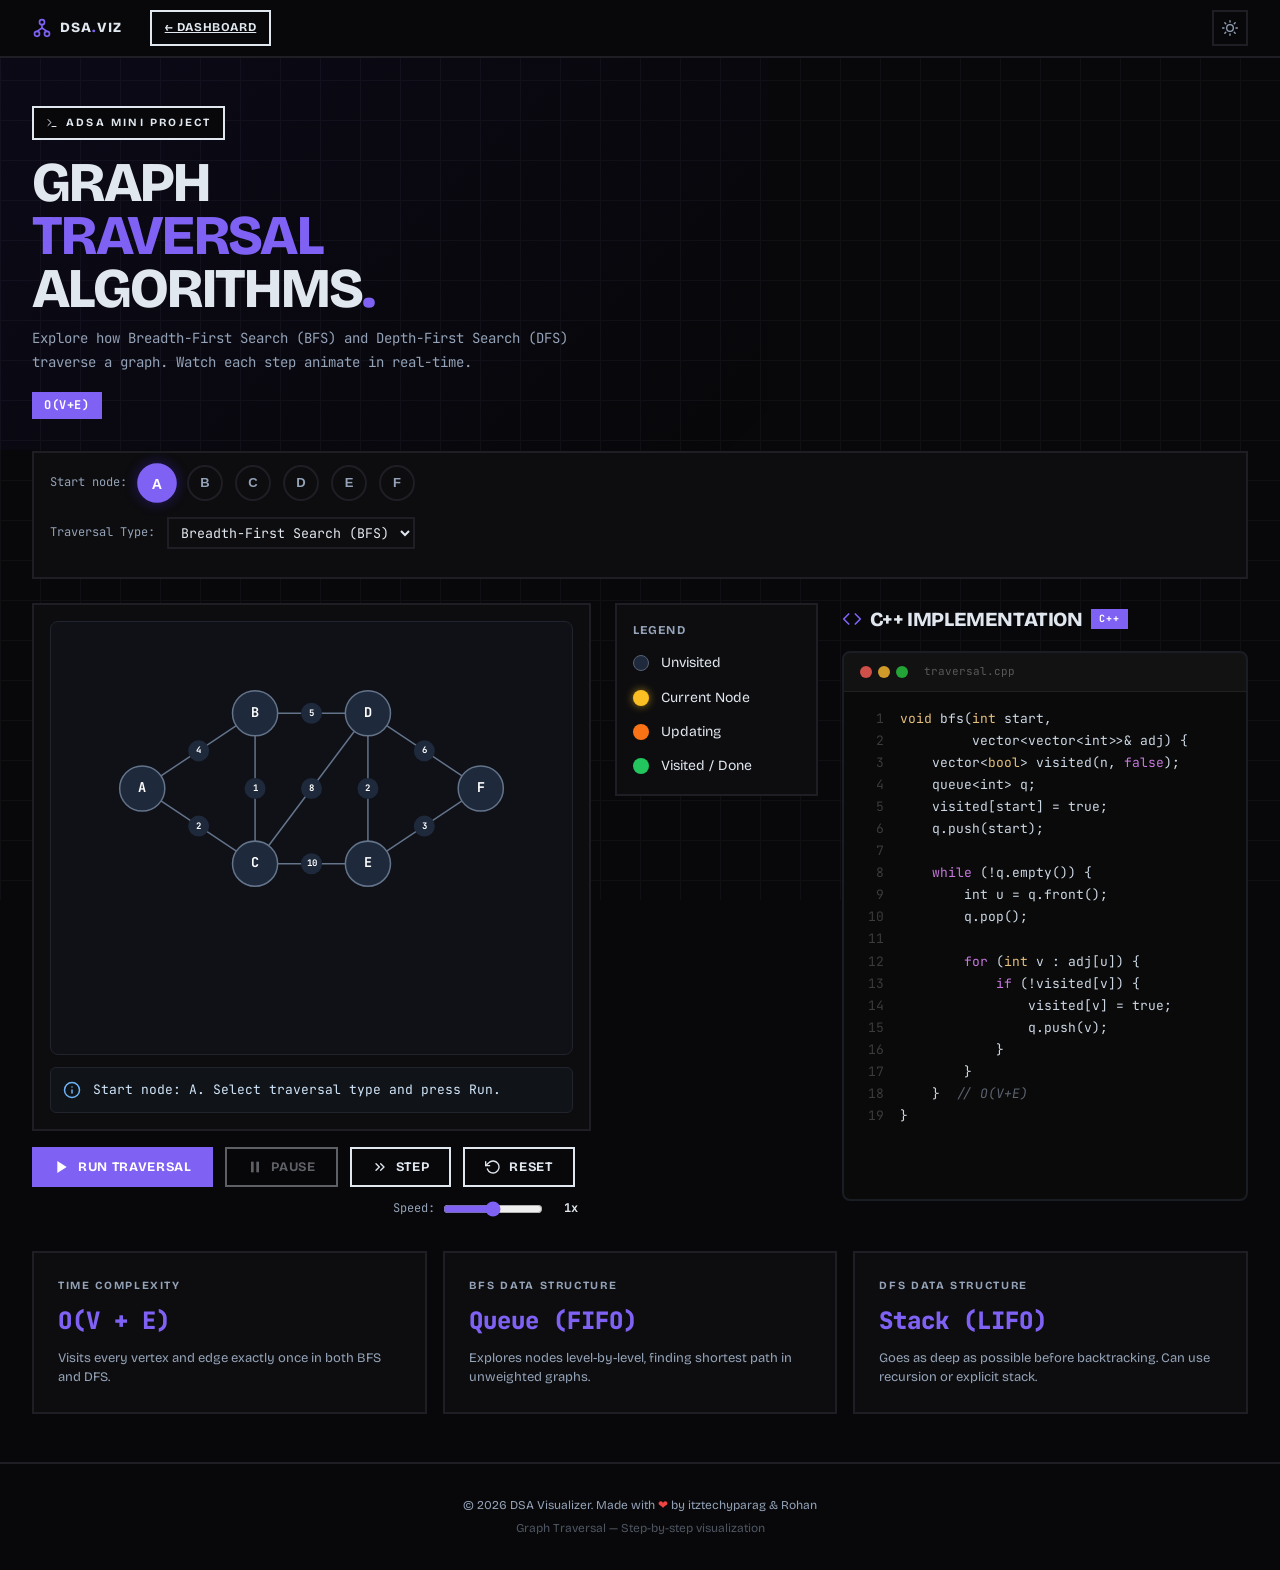
<file: graph.html>
<!DOCTYPE html>
<html lang="en">

<head>
  <meta charset="UTF-8">
  <meta name="viewport" content="width=device-width, initial-scale=1.0">
  <title>Graph Traversal Visualizer — DSA.VIZ</title>
  <meta name="description"
    content="Interactive step-by-step visualization of Breadth-First Search (BFS) and Depth-First Search (DFS).">
  <link rel="stylesheet" href="style.css">
</head>

<body class="dark">

  <!-- ═══════ HEADER ═══════ -->
  <header class="header" id="header">
    <div class="container header-inner">
      <a class="logo" href="#">
        <svg xmlns="http://www.w3.org/2000/svg" viewBox="0 0 24 24" fill="none" stroke="currentColor" stroke-width="2"
          stroke-linecap="round" stroke-linejoin="round">
          <circle cx="12" cy="5" r="3" />
          <line x1="12" y1="8" x2="12" y2="12" />
          <circle cx="6" cy="19" r="3" />
          <circle cx="18" cy="19" r="3" />
          <line x1="12" y1="12" x2="6" y2="16" />
          <line x1="12" y1="12" x2="18" y2="16" />
        </svg>
        <span>DSA<span class="logo-dot">.</span>VIZ</span>
      </a>
      <a href="index.html" class="btn" style="margin-left: 1rem; padding: 0.4rem 0.8rem; font-size: 0.75rem;">← Dashboard</a>
      <button class="theme-toggle" id="theme-toggle" aria-label="Toggle theme">
        <!-- Sun icon (shown in dark mode) -->
        <svg id="icon-sun" xmlns="http://www.w3.org/2000/svg" viewBox="0 0 24 24" fill="none" stroke="currentColor"
          stroke-width="2" stroke-linecap="round" stroke-linejoin="round">
          <circle cx="12" cy="12" r="5" />
          <line x1="12" y1="1" x2="12" y2="3" />
          <line x1="12" y1="21" x2="12" y2="23" />
          <line x1="4.22" y1="4.22" x2="5.64" y2="5.64" />
          <line x1="18.36" y1="18.36" x2="19.78" y2="19.78" />
          <line x1="1" y1="12" x2="3" y2="12" />
          <line x1="21" y1="12" x2="23" y2="12" />
          <line x1="4.22" y1="19.78" x2="5.64" y2="18.36" />
          <line x1="18.36" y1="5.64" x2="19.78" y2="4.22" />
        </svg>
        <!-- Moon icon (shown in light mode) -->
        <svg id="icon-moon" style="display:none" xmlns="http://www.w3.org/2000/svg" viewBox="0 0 24 24" fill="none"
          stroke="currentColor" stroke-width="2" stroke-linecap="round" stroke-linejoin="round">
          <path d="M21 12.79A9 9 0 1 1 11.21 3 7 7 0 0 0 21 12.79z" />
        </svg>
      </button>
    </div>
  </header>

  <div class="container">

    <!-- ═══════ HERO ═══════ -->
    <section class="hero" id="hero">
      <div class="hero-badge">
        <svg xmlns="http://www.w3.org/2000/svg" viewBox="0 0 24 24" fill="none" stroke="currentColor" stroke-width="2"
          stroke-linecap="round" stroke-linejoin="round">
          <polyline points="4 17 10 11 4 5" />
          <line x1="12" y1="19" x2="20" y2="19" />
        </svg>
        ADSA Mini Project
      </div>
      <h1>Graph<br><span class="accent">Traversal</span><br>Algorithms<span class="accent">.</span></h1>
      <p class="hero-desc">Explore how Breadth-First Search (BFS) and Depth-First Search (DFS) traverse a graph. Watch each step animate in real-time.</p>
      <span class="complexity-badge">O(V+E)</span>
    </section>

    <!-- ═══════ START NODE SELECTOR ═══════ -->
    <section class="controls-section">
      <div class="card" style="margin-bottom:1.5rem; padding: 0.75rem 1rem;">
        <div class="start-node-bar">
          <span class="label">Start node:</span>
          <button class="node-btn active" data-type="start" data-node="A">A</button>
          <button class="node-btn" data-type="start" data-node="B">B</button>
          <button class="node-btn" data-type="start" data-node="C">C</button>
          <button class="node-btn" data-type="start" data-node="D">D</button>
          <button class="node-btn" data-type="start" data-node="E">E</button>
          <button class="node-btn" data-type="start" data-node="F">F</button>
        </div>
        <div class="start-node-bar" style="margin-top: 0.75rem;">
          <span class="label">Traversal Type:</span>
          <select id="traversal-type" style="background: var(--bg-card); color: var(--fg); border: 2px solid var(--border); padding: 0.25rem 0.5rem; font-family: var(--font-mono); outline: none;">
            <option value="bfs">Breadth-First Search (BFS)</option>
            <option value="dfs">Depth-First Search (DFS)</option>
          </select>
        </div>
      </div>

      <!-- ═══════ MAIN VISUALIZATION ═══════ -->
      <div class="main-grid">

        <!-- Left: Canvas + Status + Controls -->
        <div>
          <div class="card" style="padding:1rem;">
            <div class="canvas-wrapper" id="canvas-container">
              <canvas id="graph-canvas" width="650" height="400"></canvas>
            </div>
            <div class="status-bar">
              <svg xmlns="http://www.w3.org/2000/svg" viewBox="0 0 24 24" fill="none" stroke="currentColor"
                stroke-width="2" stroke-linecap="round" stroke-linejoin="round">
                <circle cx="12" cy="12" r="10" />
                <line x1="12" y1="16" x2="12" y2="12" />
                <line x1="12" y1="8" x2="12.01" y2="8" />
              </svg>
              <span id="status-message">Select a start node and press Run.</span>
              <span class="step-counter" id="step-counter" style="display:none">Step 0 / 0</span>
            </div>
          </div>

          <!-- Playback Controls -->
          <div class="controls-row" style="margin-top:1rem;">
            <button class="btn btn-primary" id="btn-run">
              <svg xmlns="http://www.w3.org/2000/svg" viewBox="0 0 24 24" fill="currentColor" stroke="none">
                <polygon points="5 3 19 12 5 21 5 3" />
              </svg>
              Run Traversal
            </button>
            <button class="btn" id="btn-pause" disabled>
              <svg xmlns="http://www.w3.org/2000/svg" viewBox="0 0 24 24" fill="currentColor" stroke="none">
                <rect x="6" y="4" width="4" height="16" />
                <rect x="14" y="4" width="4" height="16" />
              </svg>
              Pause
            </button>
            <button class="btn" id="btn-step" disabled>
              <svg xmlns="http://www.w3.org/2000/svg" viewBox="0 0 24 24" fill="none" stroke="currentColor"
                stroke-width="2" stroke-linecap="round" stroke-linejoin="round">
                <polyline points="13 17 18 12 13 7" />
                <polyline points="6 17 11 12 6 7" />
              </svg>
              Step
            </button>
            <button class="btn" id="btn-reset">
              <svg xmlns="http://www.w3.org/2000/svg" viewBox="0 0 24 24" fill="none" stroke="currentColor"
                stroke-width="2" stroke-linecap="round" stroke-linejoin="round">
                <polyline points="1 4 1 10 7 10" />
                <path d="M3.51 15a9 9 0 1 0 2.13-9.36L1 10" />
              </svg>
              Reset
            </button>
            <div class="speed-control">
              <span>Speed:</span>
              <input type="range" id="speed-slider" min="1" max="5" value="3" step="1">
              <span class="speed-label" id="speed-label">1x</span>
            </div>
          </div>
        </div>

        <!-- Right: Sidebar -->
        <div class="sidebar">
          <div class="card">
            <h3 class="panel-title">Legend</h3>
            <ul class="legend-list">
              <li class="legend-item"><span class="legend-dot unvisited"></span>Unvisited</li>
              <li class="legend-item"><span class="legend-dot current"></span>Current Node</li>
              <li class="legend-item"><span class="legend-dot updating"></span>Updating</li>
              <li class="legend-item"><span class="legend-dot visited"></span>Visited / Done</li>
            </ul>
          </div>
          <div class="card" style="display:none;">
            <h3 class="panel-title">Current Distances</h3>
            <div class="dist-grid" id="dist-grid">
              <!-- Populated by JS -->
            </div>
          </div>
        </div>
        <!-- Right: Code Panel (Now in main grid) -->
        <div class="code-section" id="code-section">
          <div class="code-section-title">
            <svg xmlns="http://www.w3.org/2000/svg" viewBox="0 0 24 24" fill="none" stroke="currentColor"
              stroke-width="2" stroke-linecap="round" stroke-linejoin="round">
              <polyline points="16 18 22 12 16 6" />
              <polyline points="8 6 2 12 8 18" />
            </svg>
            C++ Implementation
            <span class="code-lang-badge">C++</span>
          </div>
          <div class="code-container" style="flex: 1; display: flex; flex-direction: column;">
            <div class="code-titlebar">
              <div class="code-titlebar-dots">
                <span class="code-titlebar-dot red"></span>
                <span class="code-titlebar-dot yellow"></span>
                <span class="code-titlebar-dot green"></span>
              </div>
              <span class="code-titlebar-name">traversal.cpp</span>
            </div>
            <div class="code-body" id="code-body" style="flex: 1;">
              <!-- Populated by JS -->
            </div>
          </div>
        </div>
      </div>
    </section>

    <!-- ═══════ ALGORITHM INFO ═══════ -->
    <section class="info-section">
      <div class="info-grid">
        <div class="info-card">
          <h3>Time Complexity</h3>
          <div class="info-value">O(V + E)</div>
          <p>Visits every vertex and edge exactly once in both BFS and DFS.</p>
        </div>
        <div class="info-card">
          <h3>BFS Data Structure</h3>
          <div class="info-value">Queue (FIFO)</div>
          <p>Explores nodes level-by-level, finding shortest path in unweighted graphs.</p>
        </div>
        <div class="info-card">
          <h3>DFS Data Structure</h3>
          <div class="info-value">Stack (LIFO)</div>
          <p>Goes as deep as possible before backtracking. Can use recursion or explicit stack.</p>
        </div>
      </div>
    </section>

  </div>

  <!-- ═══════ FOOTER ═══════ -->
  <footer class="footer">
    <div class="container">
      <p>&copy; 2026 DSA Visualizer. Made with <span class="heart">❤️</span> by itztechyparag & Rohan</p>
      <p style="margin-top:0.25rem; opacity:0.5">Graph Traversal — Step-by-step visualization</p>
    </div>
  </footer>

  <script src="theme.js"></script>
  <script src="graph.js"></script>
</body>

</html>
</file>
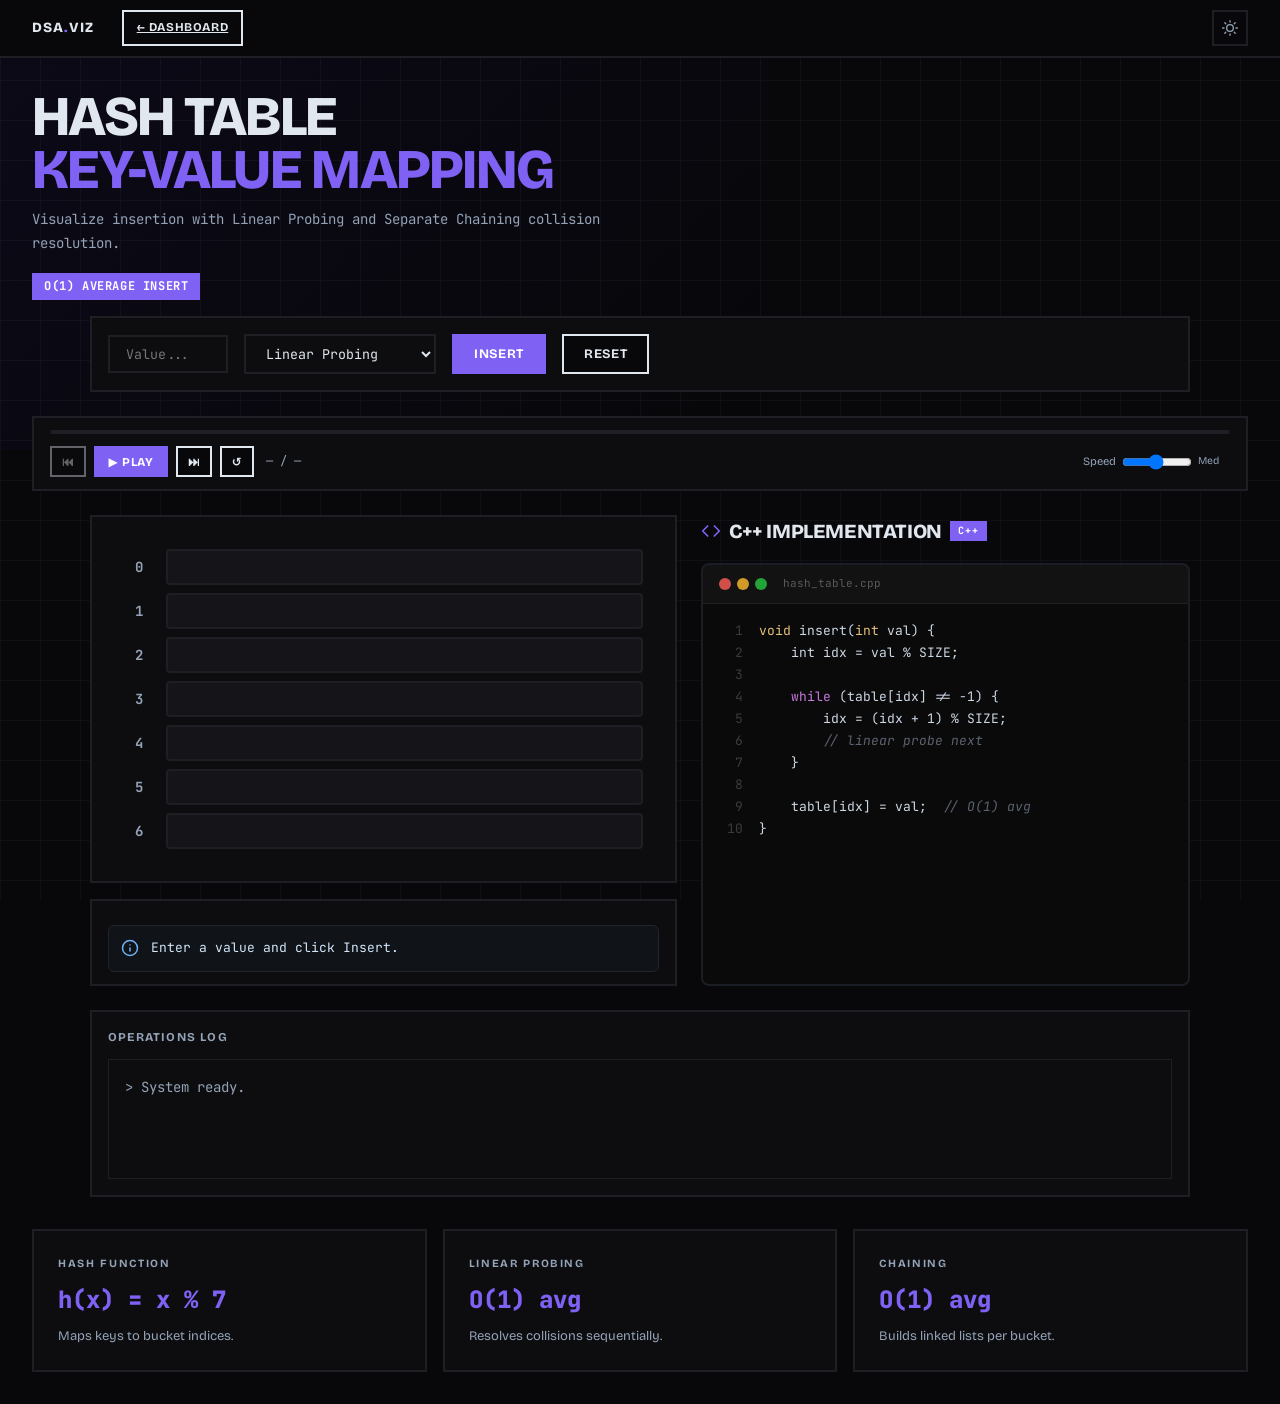
<file: hash.html>
<!DOCTYPE html>
<html lang="en">
<head>
  <meta charset="UTF-8">
  <meta name="viewport" content="width=device-width, initial-scale=1.0">
  <title>Hash Table Visualizer — DSA.VIZ</title>
  <link rel="stylesheet" href="style.css">
  <style>
    .hash-view { min-height: 300px; display: flex; flex-direction: column; gap: 0.5rem; padding: 2rem; justify-content: center; }
    .bucket-row { display: flex; align-items: center; gap: 0.75rem; }
    .bucket-index { width: 30px; text-align: center; font-family: var(--font-mono); font-size: 0.875rem; color: var(--fg-muted); font-weight: 700; }
    .bucket-box { flex: 1; min-height: 36px; border: 2px solid var(--border); background: var(--bg-surface); display: flex; justify-content: center; align-items: center; font-family: var(--font-mono); font-weight: bold; transition: all 0.3s; border-radius: 0.25rem; }
    .bucket-box.active { border-color: var(--accent); box-shadow: 0 0 15px var(--accent); background: hsla(252, 87%, 55%, 0.15); }
    .bucket-box.found { border-color: #22c55e; box-shadow: 0 0 15px #22c55e; background: hsla(142, 71%, 45%, 0.15); }
    .chain-container { display: flex; align-items: center; gap: 0.25rem; flex: 2; }
    .chain-node { padding: 0.25rem 0.5rem; border: 2px solid var(--accent); font-family: var(--font-mono); font-weight: bold; border-radius: 0.25rem; font-size: 0.875rem; }
    .chain-arrow { color: var(--fg-muted); font-size: 1rem; }
    .controls-wrapper { display: flex; gap: 1rem; align-items: center; flex-wrap: wrap; margin-bottom: 1.5rem; }
    .input-field { background: var(--bg-card); border: 2px solid var(--border); color: var(--fg); padding: 0.5rem 1rem; font-family: var(--font-mono); outline: none; width: 120px; }
    .input-field:focus { border-color: var(--accent); }
    select.input-field { width: auto; cursor: pointer; }
    #log-container { font-family: var(--font-mono); font-size: 0.875rem; color: var(--fg-muted); height: 120px; overflow-y: auto; background: var(--bg-card); border: 1px solid var(--border); padding: 1rem; }
  </style>
</head>
<body class="dark">
  <header class="header">
    <div class="container header-inner">
      <a class="logo" href="#"><span>DSA<span class="logo-dot">.</span>VIZ</span></a>
      <a href="index.html" class="btn" style="margin-left: 1rem; padding: 0.4rem 0.8rem; font-size: 0.75rem;">← Dashboard</a>
      <button class="theme-toggle" id="theme-toggle" aria-label="Toggle theme">
        <svg id="icon-sun" xmlns="http://www.w3.org/2000/svg" viewBox="0 0 24 24" fill="none" stroke="currentColor" stroke-width="2" stroke-linecap="round" stroke-linejoin="round"><circle cx="12" cy="12" r="5"/><line x1="12" y1="1" x2="12" y2="3"/><line x1="12" y1="21" x2="12" y2="23"/><line x1="4.22" y1="4.22" x2="5.64" y2="5.64"/><line x1="18.36" y1="18.36" x2="19.78" y2="19.78"/><line x1="1" y1="12" x2="3" y2="12"/><line x1="21" y1="12" x2="23" y2="12"/><line x1="4.22" y1="19.78" x2="5.64" y2="18.36"/><line x1="18.36" y1="5.64" x2="19.78" y2="4.22"/></svg>
        <svg id="icon-moon" style="display:none" xmlns="http://www.w3.org/2000/svg" viewBox="0 0 24 24" fill="none" stroke="currentColor" stroke-width="2" stroke-linecap="round" stroke-linejoin="round"><path d="M21 12.79A9 9 0 1 1 11.21 3 7 7 0 0 0 21 12.79z"/></svg>
      </button>
    </div>
  </header>

  <div class="container">
    <section class="hero" style="padding: 2rem 0 1rem;">
      <h1>Hash Table<br><span class="accent">Key-Value Mapping</span></h1>
      <p class="hero-desc">Visualize insertion with Linear Probing and Separate Chaining collision resolution.</p>
      <span class="complexity-badge">O(1) Average Insert</span>
    </section>

    <div class="card controls-wrapper" style="max-width: 1100px; margin-left: auto; margin-right: auto; margin-bottom: 1.5rem;">
      <input type="number" id="val-input" class="input-field" placeholder="Value..." />
      <select id="hash-type" class="input-field">
        <option value="linear">Linear Probing</option>
        <option value="chaining">Separate Chaining</option>
      </select>
      <button class="btn btn-primary" id="btn-insert">Insert</button>
      <button class="btn" id="btn-reset">Reset</button>
    </div>

    <div class="main-grid centered-grid">
      <div>
        <div class="card hash-view" id="hash-view"></div>
        <div class="card" style="margin-top:1rem; padding: 0.75rem 1rem;">
          <div class="status-bar">
            <svg xmlns="http://www.w3.org/2000/svg" viewBox="0 0 24 24" fill="none" stroke="currentColor" stroke-width="2" stroke-linecap="round" stroke-linejoin="round"><circle cx="12" cy="12" r="10"/><line x1="12" y1="16" x2="12" y2="12"/><line x1="12" y1="8" x2="12.01" y2="8"/></svg>
            <span id="status-message">Enter a value and click Insert.</span>
            <span id="desc-text" style="display:none;">Linear probing resolves collisions by checking the next slot iteratively.</span>
          </div>
        </div>
      </div>
      <div class="code-section" id="code-section">
        <div class="code-section-title">
          <svg xmlns="http://www.w3.org/2000/svg" viewBox="0 0 24 24" fill="none" stroke="currentColor" stroke-width="2" stroke-linecap="round" stroke-linejoin="round"><polyline points="16 18 22 12 16 6"/><polyline points="8 6 2 12 8 18"/></svg>
          C++ Implementation <span class="code-lang-badge">C++</span>
        </div>
        <div class="code-container" style="flex: 1; display: flex; flex-direction: column;">
          <div class="code-titlebar"><div class="code-titlebar-dots"><span class="code-titlebar-dot red"></span><span class="code-titlebar-dot yellow"></span><span class="code-titlebar-dot green"></span></div><span class="code-titlebar-name">hash_table.cpp</span></div>
          <div class="code-body" id="code-body" style="flex: 1;"></div>
        </div>
      </div>
    </div>

    <div class="card" style="margin-top:1.5rem; max-width: 1100px; margin-left: auto; margin-right: auto;">
      <h3 class="panel-title">Operations Log</h3>
      <div id="log-container"></div>
    </div>

    <section class="info-section">
      <div class="info-grid">
        <div class="info-card"><h3>Hash Function</h3><div class="info-value">h(x) = x % 7</div><p>Maps keys to bucket indices.</p></div>
        <div class="info-card"><h3>Linear Probing</h3><div class="info-value">O(1) avg</div><p>Resolves collisions sequentially.</p></div>
        <div class="info-card"><h3>Chaining</h3><div class="info-value">O(1) avg</div><p>Builds linked lists per bucket.</p></div>
      </div>
    </section>
  </div>

  <script src="theme.js"></script>
  <script src="playback.js"></script>
  <script src="hash.js"></script>
</body>
</html>
</file>
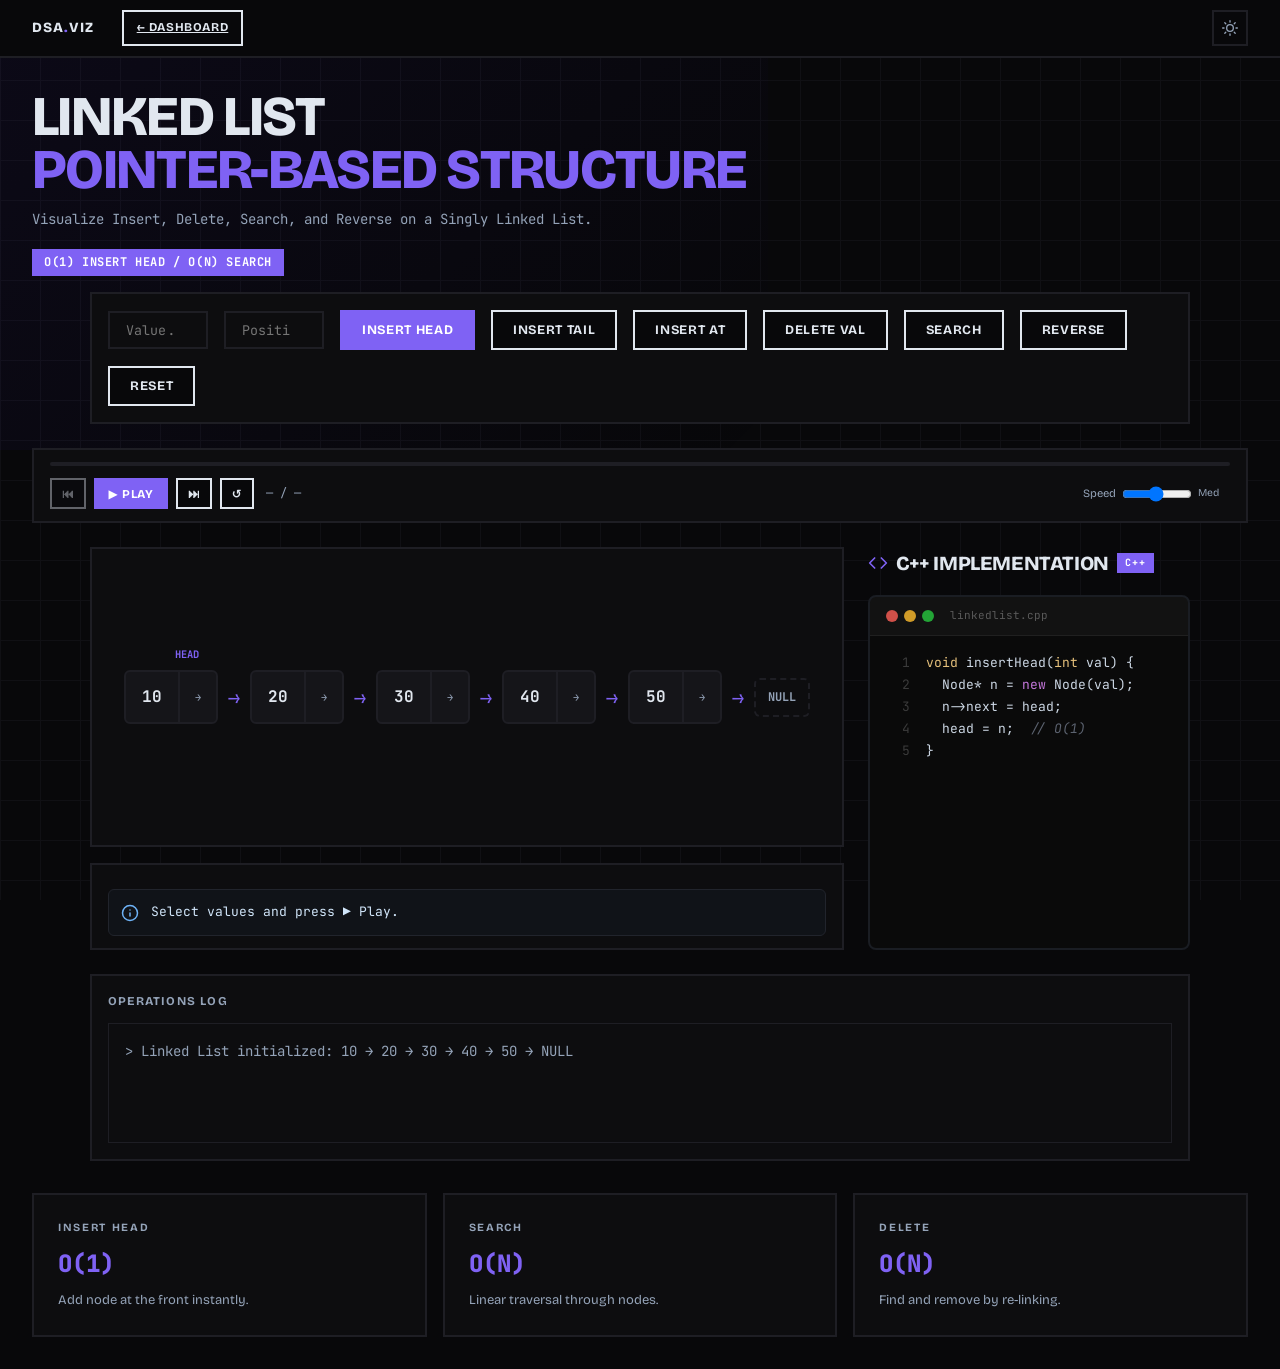
<file: linkedlist.html>
<!DOCTYPE html>
<html lang="en">
<head>
  <meta charset="UTF-8">
  <meta name="viewport" content="width=device-width, initial-scale=1.0">
  <title>Linked List Visualizer — DSA.VIZ</title>
  <link rel="stylesheet" href="style.css">
  <style>
    .ll-view { min-height: 300px; display: flex; flex-direction: column; justify-content: center; align-items: center; padding: 2rem; overflow-x: auto; }
    .ll-container { display: flex; align-items: center; gap: 0; min-width: max-content; flex-wrap: wrap; row-gap: 1.5rem; }
    .ll-node {
      display: flex; align-items: center; position: relative;
    }
    .ll-node-box {
      display: flex; border: 2px solid var(--border); background: var(--bg-surface); border-radius: 0.375rem; overflow: hidden; transition: all 0.3s;
    }
    .ll-node-box.active {
      border-color: var(--accent); box-shadow: 0 0 15px var(--accent); transform: scale(1.08);
    }
    .ll-node-box.found {
      border-color: #22c55e; background: rgba(34, 197, 94, 0.15); box-shadow: 0 0 20px rgba(34, 197, 94, 0.4);
    }
    .ll-node-box.deleting {
      border-color: #ef4444; background: rgba(239, 68, 68, 0.15); box-shadow: 0 0 15px rgba(239, 68, 68, 0.4);
    }
    .ll-data {
      padding: 0.75rem 1rem; font-family: var(--font-mono); font-weight: 700; font-size: 1rem; min-width: 50px; text-align: center; border-right: 2px solid var(--border);
    }
    .ll-next {
      padding: 0.75rem 0.75rem; font-family: var(--font-mono); font-size: 0.65rem; color: var(--fg-muted); display: flex; align-items: center; justify-content: center; min-width: 36px;
    }
    .ll-arrow {
      width: 32px; display: flex; align-items: center; justify-content: center; color: var(--accent); font-size: 1.25rem; flex-shrink: 0;
    }
    .ll-null {
      font-family: var(--font-mono); font-weight: 700; font-size: 0.75rem; color: var(--fg-muted); padding: 0.5rem 0.75rem; border: 2px dashed var(--border); border-radius: 0.375rem; background: var(--bg-card);
    }
    .ll-head-label {
      position: absolute; top: -1.5rem; left: 50%; transform: translateX(-50%); font-family: var(--font-mono); font-size: 0.65rem; font-weight: 700; color: var(--accent); text-transform: uppercase;
    }
    .controls-wrapper { display: flex; gap: 1rem; align-items: center; flex-wrap: wrap; margin-bottom: 1.5rem; }
    .input-field { background: var(--bg-card); border: 2px solid var(--border); color: var(--fg); padding: 0.5rem 1rem; font-family: var(--font-mono); outline: none; width: 100px; }
    .input-field:focus { border-color: var(--accent); }
    #log-container { font-family: var(--font-mono); font-size: 0.875rem; color: var(--fg-muted); height: 120px; overflow-y: auto; background: var(--bg-card); border: 1px solid var(--border); padding: 1rem; }
  </style>
</head>
<body class="dark">
  <header class="header">
    <div class="container header-inner">
      <a class="logo" href="#"><span>DSA<span class="logo-dot">.</span>VIZ</span></a>
      <a href="index.html" class="btn" style="margin-left: 1rem; padding: 0.4rem 0.8rem; font-size: 0.75rem;">← Dashboard</a>
      <button class="theme-toggle" id="theme-toggle" aria-label="Toggle theme">
        <svg id="icon-sun" xmlns="http://www.w3.org/2000/svg" viewBox="0 0 24 24" fill="none" stroke="currentColor" stroke-width="2" stroke-linecap="round" stroke-linejoin="round"><circle cx="12" cy="12" r="5"/><line x1="12" y1="1" x2="12" y2="3"/><line x1="12" y1="21" x2="12" y2="23"/><line x1="4.22" y1="4.22" x2="5.64" y2="5.64"/><line x1="18.36" y1="18.36" x2="19.78" y2="19.78"/><line x1="1" y1="12" x2="3" y2="12"/><line x1="21" y1="12" x2="23" y2="12"/><line x1="4.22" y1="19.78" x2="5.64" y2="18.36"/><line x1="18.36" y1="5.64" x2="19.78" y2="4.22"/></svg>
        <svg id="icon-moon" style="display:none" xmlns="http://www.w3.org/2000/svg" viewBox="0 0 24 24" fill="none" stroke="currentColor" stroke-width="2" stroke-linecap="round" stroke-linejoin="round"><path d="M21 12.79A9 9 0 1 1 11.21 3 7 7 0 0 0 21 12.79z"/></svg>
      </button>
    </div>
  </header>

  <div class="container">
    <section class="hero" style="padding: 2rem 0 1rem;">
      <h1>Linked List<br><span class="accent">Pointer-Based Structure</span></h1>
      <p class="hero-desc">Visualize Insert, Delete, Search, and Reverse on a Singly Linked List.</p>
      <span class="complexity-badge">O(1) Insert Head / O(N) Search</span>
    </section>

    <div class="card controls-wrapper" style="max-width: 1100px; margin-left: auto; margin-right: auto; margin-bottom: 1.5rem;">
      <input type="number" id="val-input" class="input-field" placeholder="Value..." />
      <input type="number" id="pos-input" class="input-field" placeholder="Position..." />
      <button class="btn btn-primary" id="btn-insert-head">Insert Head</button>
      <button class="btn" id="btn-insert-tail">Insert Tail</button>
      <button class="btn" id="btn-insert-pos">Insert At</button>
      <button class="btn" id="btn-delete">Delete Val</button>
      <button class="btn" id="btn-search">Search</button>
      <button class="btn" id="btn-reverse">Reverse</button>
      <button class="btn" id="btn-reset">Reset</button>
    </div>

    <div class="main-grid centered-grid">
      <div>
        <div class="card ll-view" id="ll-view-container">
          <div class="ll-container" id="ll-view"></div>
        </div>
        <div class="card" style="margin-top:1rem; padding: 0.75rem 1rem;">
          <div class="status-bar">
            <svg xmlns="http://www.w3.org/2000/svg" viewBox="0 0 24 24" fill="none" stroke="currentColor" stroke-width="2" stroke-linecap="round" stroke-linejoin="round"><circle cx="12" cy="12" r="10"/><line x1="12" y1="16" x2="12" y2="12"/><line x1="12" y1="8" x2="12.01" y2="8"/></svg>
            <span id="status-message">Enter a value and select an operation.</span>
          </div>
        </div>
      </div>

      <div class="code-section" id="code-section">
        <div class="code-section-title">
          <svg xmlns="http://www.w3.org/2000/svg" viewBox="0 0 24 24" fill="none" stroke="currentColor" stroke-width="2" stroke-linecap="round" stroke-linejoin="round"><polyline points="16 18 22 12 16 6"/><polyline points="8 6 2 12 8 18"/></svg>
          C++ Implementation <span class="code-lang-badge">C++</span>
        </div>
        <div class="code-container" style="flex: 1; display: flex; flex-direction: column;">
          <div class="code-titlebar"><div class="code-titlebar-dots"><span class="code-titlebar-dot red"></span><span class="code-titlebar-dot yellow"></span><span class="code-titlebar-dot green"></span></div><span class="code-titlebar-name">linkedlist.cpp</span></div>
          <div class="code-body" id="code-body" style="flex: 1;"></div>
        </div>
      </div>
    </div>

    <div class="card" style="margin-top:1.5rem; max-width: 1100px; margin-left: auto; margin-right: auto;">
      <h3 class="panel-title">Operations Log</h3>
      <div id="log-container"></div>
    </div>

    <section class="info-section">
      <div class="info-grid">
        <div class="info-card"><h3>Insert Head</h3><div class="info-value">O(1)</div><p>Add node at the front instantly.</p></div>
        <div class="info-card"><h3>Search</h3><div class="info-value">O(N)</div><p>Linear traversal through nodes.</p></div>
        <div class="info-card"><h3>Delete</h3><div class="info-value">O(N)</div><p>Find and remove by re-linking.</p></div>
      </div>
    </section>
  </div>

  <script src="theme.js"></script>
  <script src="playback.js"></script>
  <script src="linkedlist.js"></script>
</body>
</html>
</file>
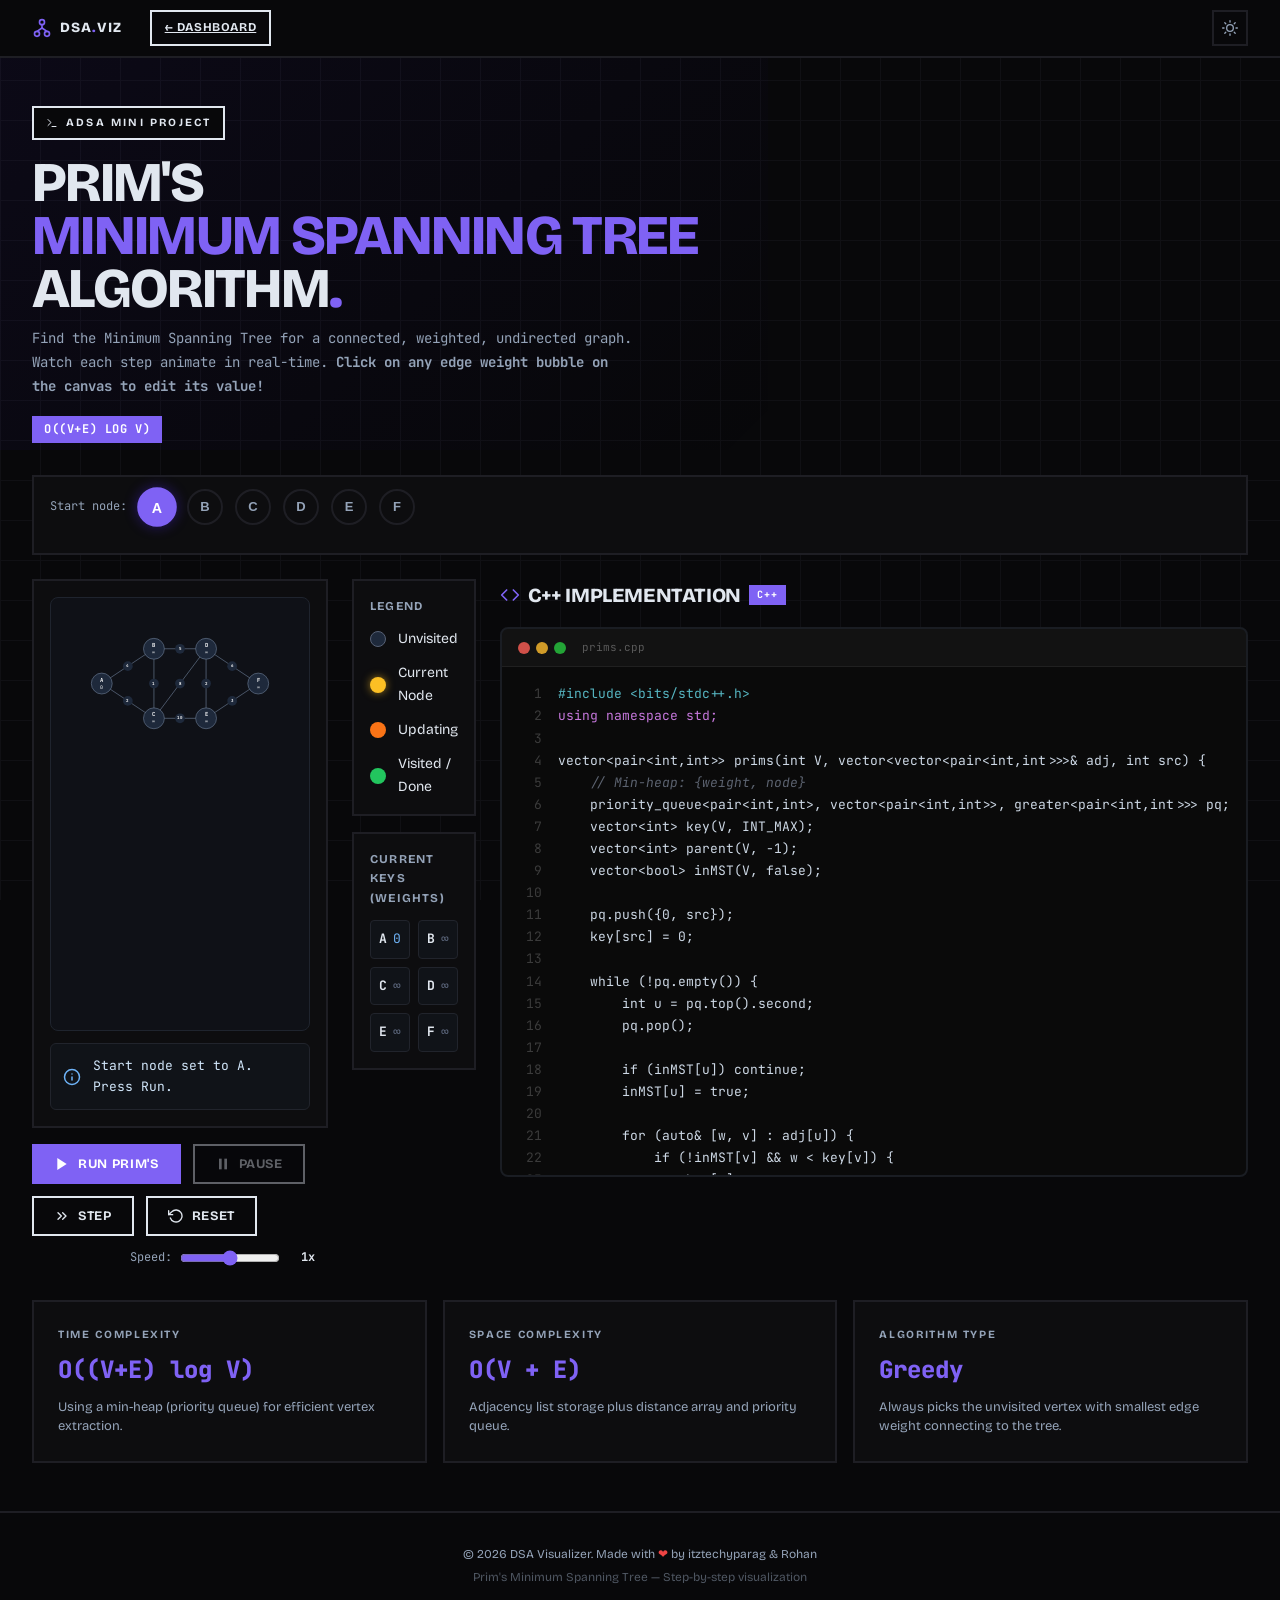
<file: prims.html>
<!DOCTYPE html>
<html lang="en">

<head>
  <meta charset="UTF-8">
  <meta name="viewport" content="width=device-width, initial-scale=1.0">
  <title>Prim's Algorithm Visualizer — DSA.VIZ</title>
  <meta name="description"
    content="Interactive step-by-step visualization of Prim's Minimum Spanning Tree algorithm.">
  <link rel="stylesheet" href="style.css">
</head>

<body class="dark">

  <!-- ═══════ HEADER ═══════ -->
  <header class="header" id="header">
    <div class="container header-inner">
      <a class="logo" href="#">
        <svg xmlns="http://www.w3.org/2000/svg" viewBox="0 0 24 24" fill="none" stroke="currentColor" stroke-width="2"
          stroke-linecap="round" stroke-linejoin="round">
          <circle cx="12" cy="5" r="3" />
          <line x1="12" y1="8" x2="12" y2="12" />
          <circle cx="6" cy="19" r="3" />
          <circle cx="18" cy="19" r="3" />
          <line x1="12" y1="12" x2="6" y2="16" />
          <line x1="12" y1="12" x2="18" y2="16" />
        </svg>
        <span>DSA<span class="logo-dot">.</span>VIZ</span>
      </a>
      <a href="index.html" class="btn" style="margin-left: 1rem; padding: 0.4rem 0.8rem; font-size: 0.75rem;">← Dashboard</a>
      <button class="theme-toggle" id="theme-toggle" aria-label="Toggle theme">
        <!-- Sun icon (shown in dark mode) -->
        <svg id="icon-sun" xmlns="http://www.w3.org/2000/svg" viewBox="0 0 24 24" fill="none" stroke="currentColor"
          stroke-width="2" stroke-linecap="round" stroke-linejoin="round">
          <circle cx="12" cy="12" r="5" />
          <line x1="12" y1="1" x2="12" y2="3" />
          <line x1="12" y1="21" x2="12" y2="23" />
          <line x1="4.22" y1="4.22" x2="5.64" y2="5.64" />
          <line x1="18.36" y1="18.36" x2="19.78" y2="19.78" />
          <line x1="1" y1="12" x2="3" y2="12" />
          <line x1="21" y1="12" x2="23" y2="12" />
          <line x1="4.22" y1="19.78" x2="5.64" y2="18.36" />
          <line x1="18.36" y1="5.64" x2="19.78" y2="4.22" />
        </svg>
        <!-- Moon icon (shown in light mode) -->
        <svg id="icon-moon" style="display:none" xmlns="http://www.w3.org/2000/svg" viewBox="0 0 24 24" fill="none"
          stroke="currentColor" stroke-width="2" stroke-linecap="round" stroke-linejoin="round">
          <path d="M21 12.79A9 9 0 1 1 11.21 3 7 7 0 0 0 21 12.79z" />
        </svg>
      </button>
    </div>
  </header>

  <div class="container">

    <!-- ═══════ HERO ═══════ -->
    <section class="hero" id="hero">
      <div class="hero-badge">
        <svg xmlns="http://www.w3.org/2000/svg" viewBox="0 0 24 24" fill="none" stroke="currentColor" stroke-width="2"
          stroke-linecap="round" stroke-linejoin="round">
          <polyline points="4 17 10 11 4 5" />
          <line x1="12" y1="19" x2="20" y2="19" />
        </svg>
        ADSA Mini Project
      </div>
      <h1>Prim's<br><span class="accent">Minimum Spanning Tree</span><br>Algorithm<span class="accent">.</span></h1>
      <p class="hero-desc">Find the Minimum Spanning Tree for a connected, weighted, undirected graph. Watch each step animate in
        real-time. <b>Click on any edge weight bubble on the canvas to edit its value!</b></p>
      <span class="complexity-badge">O((V+E) log V)</span>
    </section>

    <!-- ═══════ START NODE SELECTOR ═══════ -->
    <section class="controls-section">
      <div class="card" style="margin-bottom:1.5rem; padding: 0.75rem 1rem;">
        <div class="start-node-bar">
          <span class="label">Start node:</span>
          <button class="node-btn active" data-type="start" data-node="A">A</button>
          <button class="node-btn" data-type="start" data-node="B">B</button>
          <button class="node-btn" data-type="start" data-node="C">C</button>
          <button class="node-btn" data-type="start" data-node="D">D</button>
          <button class="node-btn" data-type="start" data-node="E">E</button>
          <button class="node-btn" data-type="start" data-node="F">F</button>
        </div>
        <div class="start-node-bar" style="margin-top: 0.75rem; display: none;">
          <span class="label">Target node:</span>
          <button class="node-btn" data-type="target" data-node="A">A</button>
          <button class="node-btn" data-type="target" data-node="B">B</button>
          <button class="node-btn" data-type="target" data-node="C">C</button>
          <button class="node-btn" data-type="target" data-node="D">D</button>
          <button class="node-btn" data-type="target" data-node="E">E</button>
          <button class="node-btn active" data-type="target" data-node="F">F</button>
          <span class="label" style="margin-left:0.5rem">← (Early Exit & Path Trace)</span>
        </div>
      </div>

      <!-- ═══════ MAIN VISUALIZATION ═══════ -->
      <div class="main-grid">

        <!-- Left: Canvas + Status + Controls -->
        <div>
          <div class="card" style="padding:1rem;">
            <div class="canvas-wrapper" id="canvas-container">
              <canvas id="graph-canvas" width="650" height="400"></canvas>
            </div>
            <div class="status-bar">
              <svg xmlns="http://www.w3.org/2000/svg" viewBox="0 0 24 24" fill="none" stroke="currentColor"
                stroke-width="2" stroke-linecap="round" stroke-linejoin="round">
                <circle cx="12" cy="12" r="10" />
                <line x1="12" y1="16" x2="12" y2="12" />
                <line x1="12" y1="8" x2="12.01" y2="8" />
              </svg>
              <span id="status-message">Select a start node and press Run.</span>
              <span class="step-counter" id="step-counter" style="display:none">Step 0 / 0</span>
            </div>
          </div>

          <!-- Playback Controls -->
          <div class="controls-row" style="margin-top:1rem;">
            <button class="btn btn-primary" id="btn-run">
              <svg xmlns="http://www.w3.org/2000/svg" viewBox="0 0 24 24" fill="currentColor" stroke="none">
                <polygon points="5 3 19 12 5 21 5 3" />
              </svg>
              Run Prim's
            </button>
            <button class="btn" id="btn-pause" disabled>
              <svg xmlns="http://www.w3.org/2000/svg" viewBox="0 0 24 24" fill="currentColor" stroke="none">
                <rect x="6" y="4" width="4" height="16" />
                <rect x="14" y="4" width="4" height="16" />
              </svg>
              Pause
            </button>
            <button class="btn" id="btn-step" disabled>
              <svg xmlns="http://www.w3.org/2000/svg" viewBox="0 0 24 24" fill="none" stroke="currentColor"
                stroke-width="2" stroke-linecap="round" stroke-linejoin="round">
                <polyline points="13 17 18 12 13 7" />
                <polyline points="6 17 11 12 6 7" />
              </svg>
              Step
            </button>
            <button class="btn" id="btn-reset">
              <svg xmlns="http://www.w3.org/2000/svg" viewBox="0 0 24 24" fill="none" stroke="currentColor"
                stroke-width="2" stroke-linecap="round" stroke-linejoin="round">
                <polyline points="1 4 1 10 7 10" />
                <path d="M3.51 15a9 9 0 1 0 2.13-9.36L1 10" />
              </svg>
              Reset
            </button>
            <div class="speed-control">
              <span>Speed:</span>
              <input type="range" id="speed-slider" min="1" max="5" value="3" step="1">
              <span class="speed-label" id="speed-label">1x</span>
            </div>
          </div>
        </div>

        <!-- Right: Sidebar -->
        <div class="sidebar">
          <div class="card">
            <h3 class="panel-title">Legend</h3>
            <ul class="legend-list">
              <li class="legend-item"><span class="legend-dot unvisited"></span>Unvisited</li>
              <li class="legend-item"><span class="legend-dot current"></span>Current Node</li>
              <li class="legend-item"><span class="legend-dot updating"></span>Updating</li>
              <li class="legend-item"><span class="legend-dot visited"></span>Visited / Done</li>
            </ul>
          </div>
          <div class="card">
            <h3 class="panel-title">Current Keys (Weights)</h3>
            <div class="dist-grid" id="dist-grid">
              <!-- Populated by JS -->
            </div>
          </div>
        </div>
        <!-- Right: Code Panel (Now in main grid) -->
        <div class="code-section" id="code-section">
          <div class="code-section-title">
            <svg xmlns="http://www.w3.org/2000/svg" viewBox="0 0 24 24" fill="none" stroke="currentColor"
              stroke-width="2" stroke-linecap="round" stroke-linejoin="round">
              <polyline points="16 18 22 12 16 6" />
              <polyline points="8 6 2 12 8 18" />
            </svg>
            C++ Implementation
            <span class="code-lang-badge">C++</span>
          </div>
          <div class="code-container" style="flex: 1; display: flex; flex-direction: column;">
            <div class="code-titlebar">
              <div class="code-titlebar-dots">
                <span class="code-titlebar-dot red"></span>
                <span class="code-titlebar-dot yellow"></span>
                <span class="code-titlebar-dot green"></span>
              </div>
              <span class="code-titlebar-name">prims.cpp</span>
            </div>
            <div class="code-body" id="code-body" style="flex: 1;">
              <!-- Populated by JS -->
            </div>
          </div>
        </div>
      </div>
    </section>

    <!-- ═══════ ALGORITHM INFO ═══════ -->
    <section class="info-section">
      <div class="info-grid">
        <div class="info-card">
          <h3>Time Complexity</h3>
          <div class="info-value">O((V+E) log V)</div>
          <p>Using a min-heap (priority queue) for efficient vertex extraction.</p>
        </div>
        <div class="info-card">
          <h3>Space Complexity</h3>
          <div class="info-value">O(V + E)</div>
          <p>Adjacency list storage plus distance array and priority queue.</p>
        </div>
        <div class="info-card">
          <h3>Algorithm Type</h3>
          <div class="info-value">Greedy</div>
          <p>Always picks the unvisited vertex with smallest edge weight connecting to the tree.</p>
        </div>
      </div>
    </section>

  </div>

  <!-- ═══════ FOOTER ═══════ -->
  <footer class="footer">
    <div class="container">
      <p>&copy; 2026 DSA Visualizer. Made with <span class="heart">❤️</span> by itztechyparag & Rohan</p>
      <p style="margin-top:0.25rem; opacity:0.5">Prim's Minimum Spanning Tree — Step-by-step visualization</p>
    </div>
  </footer>

  <script src="theme.js"></script>
  <script src="prims.js"></script>
</body>

</html>
</file>
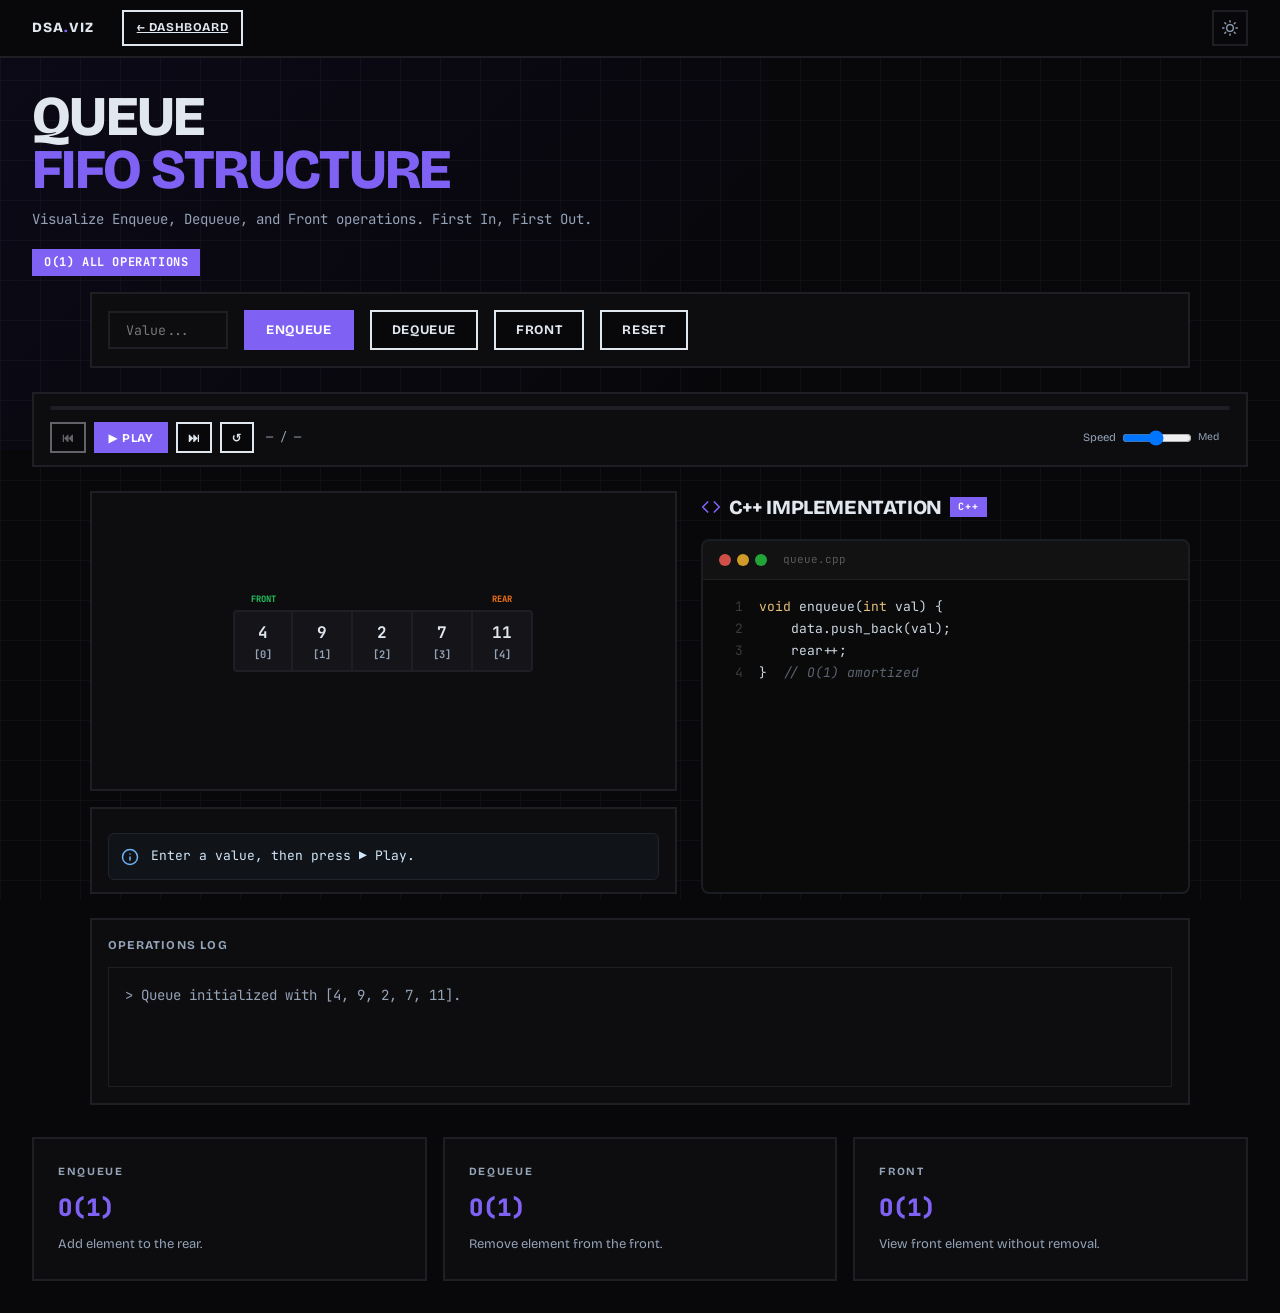
<file: queue.html>
<!DOCTYPE html>
<html lang="en">
<head>
  <meta charset="UTF-8">
  <meta name="viewport" content="width=device-width, initial-scale=1.0">
  <title>Queue Visualizer — DSA.VIZ</title>
  <link rel="stylesheet" href="style.css">
  <style>
    .queue-view { min-height: 300px; display: flex; flex-direction: row; justify-content: center; align-items: center; padding: 2rem; gap: 0; overflow-x: auto; flex-wrap: nowrap; }
    .queue-item { width: 60px; min-height: 60px; border: 2px solid var(--border); background: var(--bg-surface); display: flex; flex-direction: column; justify-content: center; align-items: center; font-family: var(--font-mono); font-weight: bold; font-size: 1rem; transition: all 0.3s; position: relative; padding: 0.5rem 0.25rem; }
    .queue-item:first-child { border-radius: 0.25rem 0 0 0.25rem; }
    .queue-item:last-child { border-radius: 0 0.25rem 0.25rem 0; }
    .queue-item + .queue-item { border-left: none; }
    .queue-item.active { background: hsla(252, 87%, 55%, 0.2); border-color: var(--accent); box-shadow: 0 0 15px var(--accent); transform: scale(1.05); z-index: 10; }
    .item-index { font-size: 0.65rem; color: var(--fg-muted); }
    .item-label-front, .item-label-rear { font-size: 0.55rem; font-weight: 700; position: absolute; top: -1.25rem; }
    .item-label-front { color: #22c55e; }
    .item-label-rear { color: #f97316; }
    .controls-wrapper { display: flex; gap: 1rem; align-items: center; flex-wrap: wrap; margin-bottom: 1.5rem; }
    .input-field { background: var(--bg-card); border: 2px solid var(--border); color: var(--fg); padding: 0.5rem 1rem; font-family: var(--font-mono); outline: none; width: 120px; }
    .input-field:focus { border-color: var(--accent); }
    #log-container { font-family: var(--font-mono); font-size: 0.875rem; color: var(--fg-muted); height: 120px; overflow-y: auto; background: var(--bg-card); border: 1px solid var(--border); padding: 1rem; }
  </style>
</head>
<body class="dark">
  <header class="header">
    <div class="container header-inner">
      <a class="logo" href="#"><span>DSA<span class="logo-dot">.</span>VIZ</span></a>
      <a href="index.html" class="btn" style="margin-left: 1rem; padding: 0.4rem 0.8rem; font-size: 0.75rem;">← Dashboard</a>
      <button class="theme-toggle" id="theme-toggle" aria-label="Toggle theme">
        <svg id="icon-sun" xmlns="http://www.w3.org/2000/svg" viewBox="0 0 24 24" fill="none" stroke="currentColor" stroke-width="2" stroke-linecap="round" stroke-linejoin="round"><circle cx="12" cy="12" r="5"/><line x1="12" y1="1" x2="12" y2="3"/><line x1="12" y1="21" x2="12" y2="23"/><line x1="4.22" y1="4.22" x2="5.64" y2="5.64"/><line x1="18.36" y1="18.36" x2="19.78" y2="19.78"/><line x1="1" y1="12" x2="3" y2="12"/><line x1="21" y1="12" x2="23" y2="12"/><line x1="4.22" y1="19.78" x2="5.64" y2="18.36"/><line x1="18.36" y1="5.64" x2="19.78" y2="4.22"/></svg>
        <svg id="icon-moon" style="display:none" xmlns="http://www.w3.org/2000/svg" viewBox="0 0 24 24" fill="none" stroke="currentColor" stroke-width="2" stroke-linecap="round" stroke-linejoin="round"><path d="M21 12.79A9 9 0 1 1 11.21 3 7 7 0 0 0 21 12.79z"/></svg>
      </button>
    </div>
  </header>

  <div class="container">
    <section class="hero" style="padding: 2rem 0 1rem;">
      <h1>Queue<br><span class="accent">FIFO Structure</span></h1>
      <p class="hero-desc">Visualize Enqueue, Dequeue, and Front operations. First In, First Out.</p>
      <span class="complexity-badge">O(1) All Operations</span>
    </section>

    <div class="card controls-wrapper" style="max-width: 1100px; margin-left: auto; margin-right: auto; margin-bottom: 1.5rem;">
      <input type="number" id="val-input" class="input-field" placeholder="Value..." />
      <button class="btn btn-primary" id="btn-enqueue">Enqueue</button>
      <button class="btn" id="btn-dequeue">Dequeue</button>
      <button class="btn" id="btn-front">Front</button>
      <button class="btn" id="btn-reset">Reset</button>
    </div>

    <div class="main-grid centered-grid">
      <div>
        <div class="card queue-view" id="queue-view"></div>
        <div class="card" style="margin-top:1rem; padding: 0.75rem 1rem;">
          <div class="status-bar">
            <svg xmlns="http://www.w3.org/2000/svg" viewBox="0 0 24 24" fill="none" stroke="currentColor" stroke-width="2" stroke-linecap="round" stroke-linejoin="round"><circle cx="12" cy="12" r="10"/><line x1="12" y1="16" x2="12" y2="12"/><line x1="12" y1="8" x2="12.01" y2="8"/></svg>
            <span id="status-message">Enter a value and select an operation.</span>
          </div>
        </div>
      </div>
      <div class="code-section" id="code-section">
        <div class="code-section-title">
          <svg xmlns="http://www.w3.org/2000/svg" viewBox="0 0 24 24" fill="none" stroke="currentColor" stroke-width="2" stroke-linecap="round" stroke-linejoin="round"><polyline points="16 18 22 12 16 6"/><polyline points="8 6 2 12 8 18"/></svg>
          C++ Implementation <span class="code-lang-badge">C++</span>
        </div>
        <div class="code-container" style="flex: 1; display: flex; flex-direction: column;">
          <div class="code-titlebar"><div class="code-titlebar-dots"><span class="code-titlebar-dot red"></span><span class="code-titlebar-dot yellow"></span><span class="code-titlebar-dot green"></span></div><span class="code-titlebar-name">queue.cpp</span></div>
          <div class="code-body" id="code-body" style="flex: 1;"></div>
        </div>
      </div>
    </div>

    <div class="card" style="margin-top:1.5rem; max-width: 1100px; margin-left: auto; margin-right: auto;">
      <h3 class="panel-title">Operations Log</h3>
      <div id="log-container"></div>
    </div>

    <section class="info-section">
      <div class="info-grid">
        <div class="info-card"><h3>Enqueue</h3><div class="info-value">O(1)</div><p>Add element to the rear.</p></div>
        <div class="info-card"><h3>Dequeue</h3><div class="info-value">O(1)</div><p>Remove element from the front.</p></div>
        <div class="info-card"><h3>Front</h3><div class="info-value">O(1)</div><p>View front element without removal.</p></div>
      </div>
    </section>
  </div>

  <script src="theme.js"></script>
  <script src="playback.js"></script>
  <script src="queue.js"></script>
</body>
</html>
</file>
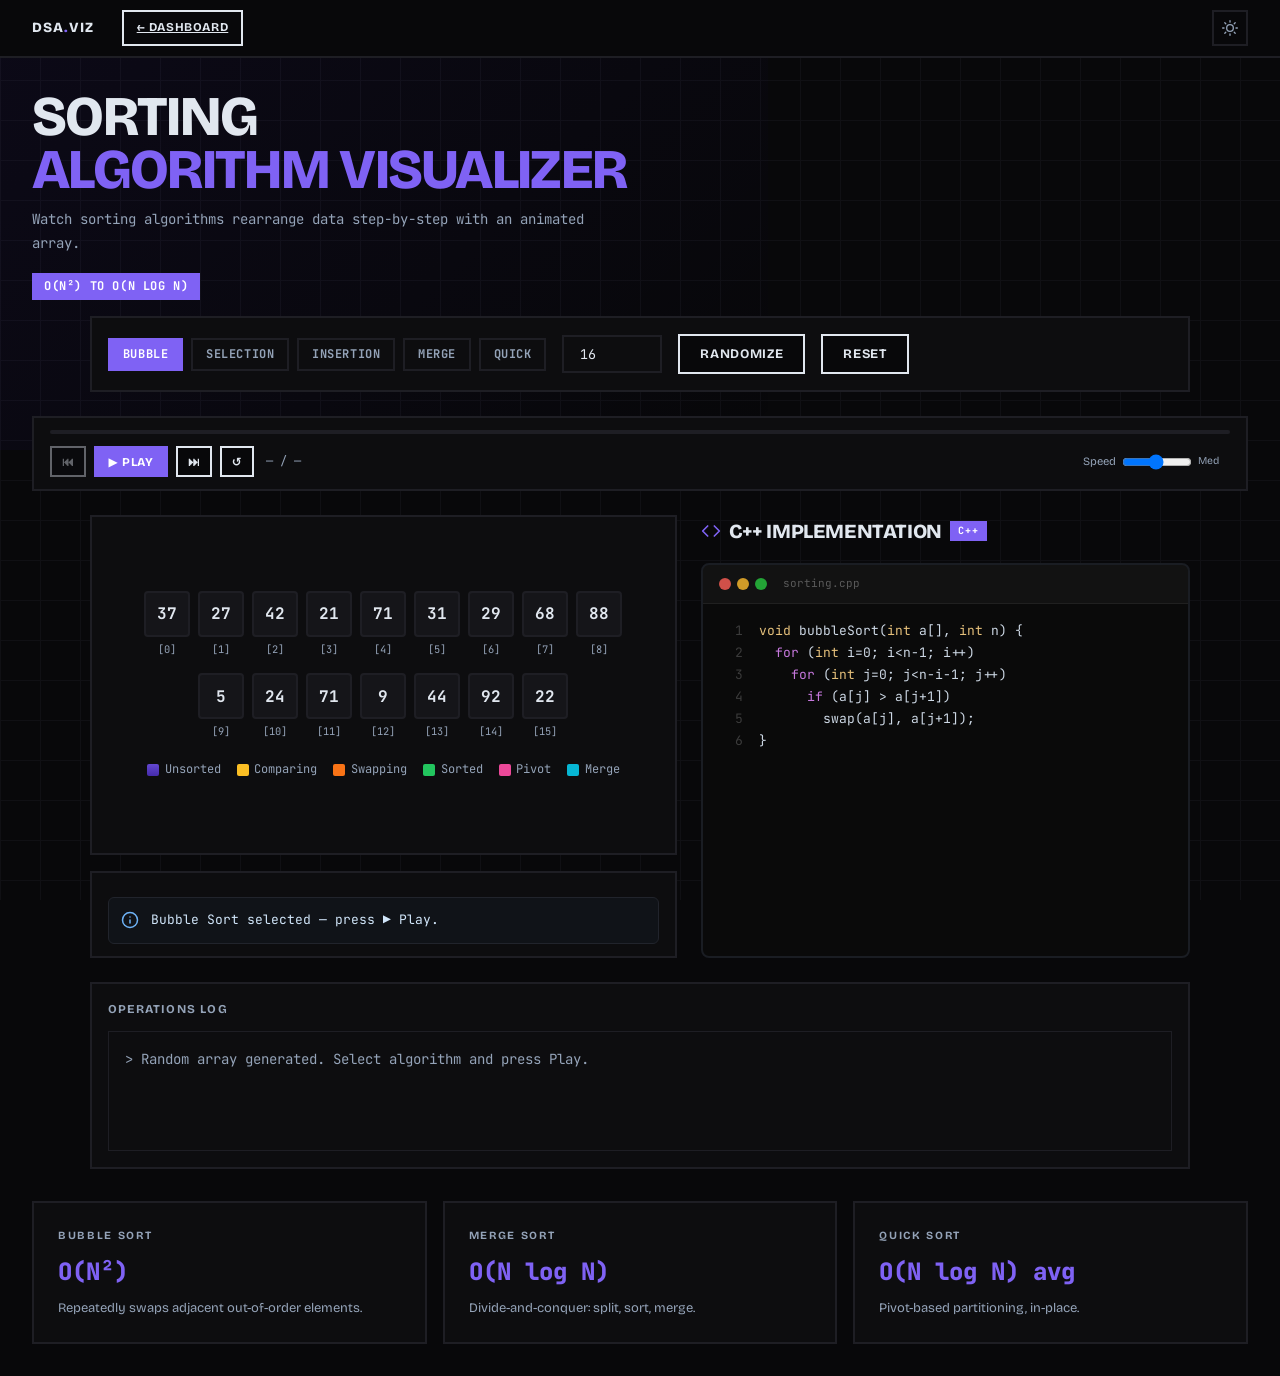
<file: sorting.html>
<!DOCTYPE html>
<html lang="en">
<head>
  <meta charset="UTF-8">
  <meta name="viewport" content="width=device-width, initial-scale=1.0">
  <title>Sorting Visualizer — DSA.VIZ</title>
  <link rel="stylesheet" href="style.css">
  <style>
    .sort-view {
      min-height: 340px;
      display: flex;
      flex-direction: column;
      justify-content: center;
      align-items: center;
      padding: 2rem;
      position: relative;
      overflow-x: auto;
    }
    .array-container {
      display: flex;
      align-items: flex-start;
      justify-content: center;
      gap: 0.5rem;
      flex-wrap: wrap;
      max-width: 100%;
    }
    .array-item-wrapper {
      display: flex;
      flex-direction: column;
      align-items: center;
      gap: 0.25rem;
      margin-bottom: 0.5rem;
    }
    .array-item {
      width: 46px;
      height: 46px;
      border: 2px solid var(--border);
      background: var(--bg-surface);
      display: flex;
      justify-content: center;
      align-items: center;
      font-family: var(--font-mono);
      font-weight: bold;
      font-size: 1rem;
      transition: all 0.3s;
      border-radius: 0.25rem;
    }
    .array-item.comparing {
      border-color: #fbbf24; background: rgba(251, 191, 36, 0.15); box-shadow: 0 0 15px rgba(251, 191, 36, 0.4); transform: scale(1.1); z-index: 10; color: #fbbf24;
    }
    .array-item.swapping {
      border-color: #f97316; background: rgba(249, 115, 22, 0.15); box-shadow: 0 0 15px rgba(249, 115, 22, 0.4); transform: scale(1.1); z-index: 10; color: #f97316;
    }
    .array-item.sorted {
      border-color: #22c55e; background: rgba(34, 197, 94, 0.15); box-shadow: 0 0 15px rgba(34, 197, 94, 0.4); color: #22c55e;
    }
    .array-item.pivot {
      border-color: #ec4899; background: rgba(236, 72, 153, 0.15); box-shadow: 0 0 15px rgba(236, 72, 153, 0.4); transform: scale(1.1); z-index: 10; color: #ec4899;
    }
    .array-item.merging {
      border-color: #06b6d4; background: rgba(6, 182, 212, 0.15); box-shadow: 0 0 15px rgba(6, 182, 212, 0.4); transform: scale(1.1); z-index: 10; color: #06b6d4;
    }
    .item-index { font-size: 0.65rem; color: var(--fg-muted); font-family: var(--font-mono); }
    .algo-selector {
      display: flex;
      gap: 0.5rem;
      flex-wrap: wrap;
    }
    .algo-btn {
      padding: 0.4rem 0.8rem;
      font-family: var(--font-mono);
      font-weight: 700;
      font-size: 0.75rem;
      text-transform: uppercase;
      letter-spacing: 0.05em;
      border: 2px solid var(--border);
      background: var(--bg-card);
      color: var(--fg-muted);
      cursor: pointer;
      transition: all 0.15s ease;
    }
    .algo-btn:hover {
      border-color: var(--fg);
      color: var(--fg);
    }
    .algo-btn.active {
      background: var(--accent);
      color: var(--accent-fg);
      border-color: var(--accent);
    }
    .sort-legend {
      display: flex;
      gap: 1rem;
      flex-wrap: wrap;
      margin-top: 0.75rem;
      font-size: 0.75rem;
      font-family: var(--font-mono);
      color: var(--fg-muted);
    }
    .sort-legend-item {
      display: flex;
      align-items: center;
      gap: 0.35rem;
    }
    .sort-legend-dot {
      width: 12px;
      height: 12px;
      border-radius: 2px;
    }
    .controls-wrapper {
      display: flex;
      gap: 1rem;
      align-items: center;
      flex-wrap: wrap;
      margin-bottom: 1.5rem;
    }
    .input-field {
      background: var(--bg-card);
      border: 2px solid var(--border);
      color: var(--fg);
      padding: 0.5rem 1rem;
      font-family: var(--font-mono);
      outline: none;
      width: 100px;
    }
    .input-field:focus { border-color: var(--accent); }
    #log-container {
      font-family: var(--font-mono);
      font-size: 0.875rem;
      color: var(--fg-muted);
      height: 120px;
      overflow-y: auto;
      background: var(--bg-card);
      border: 1px solid var(--border);
      padding: 1rem;
    }
  </style>
</head>
<body class="dark">
  <header class="header">
    <div class="container header-inner">
      <a class="logo" href="#"><span>DSA<span class="logo-dot">.</span>VIZ</span></a>
      <a href="index.html" class="btn" style="margin-left: 1rem; padding: 0.4rem 0.8rem; font-size: 0.75rem;">← Dashboard</a>
      <button class="theme-toggle" id="theme-toggle" aria-label="Toggle theme">
        <svg id="icon-sun" xmlns="http://www.w3.org/2000/svg" viewBox="0 0 24 24" fill="none" stroke="currentColor" stroke-width="2" stroke-linecap="round" stroke-linejoin="round"><circle cx="12" cy="12" r="5"/><line x1="12" y1="1" x2="12" y2="3"/><line x1="12" y1="21" x2="12" y2="23"/><line x1="4.22" y1="4.22" x2="5.64" y2="5.64"/><line x1="18.36" y1="18.36" x2="19.78" y2="19.78"/><line x1="1" y1="12" x2="3" y2="12"/><line x1="21" y1="12" x2="23" y2="12"/><line x1="4.22" y1="19.78" x2="5.64" y2="18.36"/><line x1="18.36" y1="5.64" x2="19.78" y2="4.22"/></svg>
        <svg id="icon-moon" style="display:none" xmlns="http://www.w3.org/2000/svg" viewBox="0 0 24 24" fill="none" stroke="currentColor" stroke-width="2" stroke-linecap="round" stroke-linejoin="round"><path d="M21 12.79A9 9 0 1 1 11.21 3 7 7 0 0 0 21 12.79z"/></svg>
      </button>
    </div>
  </header>

  <div class="container">
    <section class="hero" style="padding: 2rem 0 1rem;">
      <h1>Sorting<br><span class="accent">Algorithm Visualizer</span></h1>
      <p class="hero-desc">Watch sorting algorithms rearrange data step-by-step with an animated array.</p>
      <span class="complexity-badge">O(N²) to O(N log N)</span>
    </section>

    <!-- Controls -->
    <div class="card controls-wrapper" style="max-width: 1100px; margin-left: auto; margin-right: auto; margin-bottom: 1.5rem;">
      <div class="algo-selector">
        <button class="algo-btn active" data-algo="bubble">Bubble</button>
        <button class="algo-btn" data-algo="selection">Selection</button>
        <button class="algo-btn" data-algo="insertion">Insertion</button>
        <button class="algo-btn" data-algo="merge">Merge</button>
        <button class="algo-btn" data-algo="quick">Quick</button>
      </div>
      <input type="number" id="arr-size" class="input-field" placeholder="Size..." value="16" min="4" max="30" />
      <button class="btn" id="btn-randomize">Randomize</button>
      <button class="btn" id="btn-reset">Reset</button>
    </div>

    <!-- Main Grid -->
    <div class="main-grid centered-grid">
      <!-- Left: Visualization -->
      <div>
        <div class="card sort-view" id="sort-view-container">
          <div class="array-container" id="array-view"></div>
          <div class="sort-legend">
            <div class="sort-legend-item"><div class="sort-legend-dot" style="background:linear-gradient(180deg,hsl(252,60%,55%),hsl(252,60%,42%))"></div>Unsorted</div>
            <div class="sort-legend-item"><div class="sort-legend-dot" style="background:#fbbf24"></div>Comparing</div>
            <div class="sort-legend-item"><div class="sort-legend-dot" style="background:#f97316"></div>Swapping</div>
            <div class="sort-legend-item"><div class="sort-legend-dot" style="background:#22c55e"></div>Sorted</div>
            <div class="sort-legend-item"><div class="sort-legend-dot" style="background:#ec4899"></div>Pivot</div>
            <div class="sort-legend-item"><div class="sort-legend-dot" style="background:#06b6d4"></div>Merge</div>
          </div>
        </div>
        <div class="card" style="margin-top:1rem; padding: 0.75rem 1rem;">
          <div class="status-bar">
            <svg xmlns="http://www.w3.org/2000/svg" viewBox="0 0 24 24" fill="none" stroke="currentColor" stroke-width="2" stroke-linecap="round" stroke-linejoin="round"><circle cx="12" cy="12" r="10"/><line x1="12" y1="16" x2="12" y2="12"/><line x1="12" y1="8" x2="12.01" y2="8"/></svg>
            <span id="status-message">Select an algorithm and press ▶ Play to begin.</span>
          </div>
        </div>
      </div>

      <!-- Right: Code Panel -->
      <div class="code-section" id="code-section">
        <div class="code-section-title">
          <svg xmlns="http://www.w3.org/2000/svg" viewBox="0 0 24 24" fill="none" stroke="currentColor" stroke-width="2" stroke-linecap="round" stroke-linejoin="round"><polyline points="16 18 22 12 16 6"/><polyline points="8 6 2 12 8 18"/></svg>
          C++ Implementation
          <span class="code-lang-badge">C++</span>
        </div>
        <div class="code-container" style="flex: 1; display: flex; flex-direction: column;">
          <div class="code-titlebar">
            <div class="code-titlebar-dots"><span class="code-titlebar-dot red"></span><span class="code-titlebar-dot yellow"></span><span class="code-titlebar-dot green"></span></div>
            <span class="code-titlebar-name">sorting.cpp</span>
          </div>
          <div class="code-body" id="code-body" style="flex: 1;"></div>
        </div>
      </div>
    </div>

    <!-- Log -->
    <div class="card" style="margin-top:1.5rem; max-width: 1100px; margin-left: auto; margin-right: auto;">
      <h3 class="panel-title">Operations Log</h3>
      <div id="log-container"></div>
    </div>

    <!-- Info Cards -->
    <section class="info-section">
      <div class="info-grid">
        <div class="info-card"><h3>Bubble Sort</h3><div class="info-value">O(N²)</div><p>Repeatedly swaps adjacent out-of-order elements.</p></div>
        <div class="info-card"><h3>Merge Sort</h3><div class="info-value">O(N log N)</div><p>Divide-and-conquer: split, sort, merge.</p></div>
        <div class="info-card"><h3>Quick Sort</h3><div class="info-value">O(N log N) avg</div><p>Pivot-based partitioning, in-place.</p></div>
      </div>
    </section>
  </div>

  <script src="theme.js"></script>
  <script src="playback.js"></script>
  <script src="sorting.js"></script>
</body>
</html>
</file>
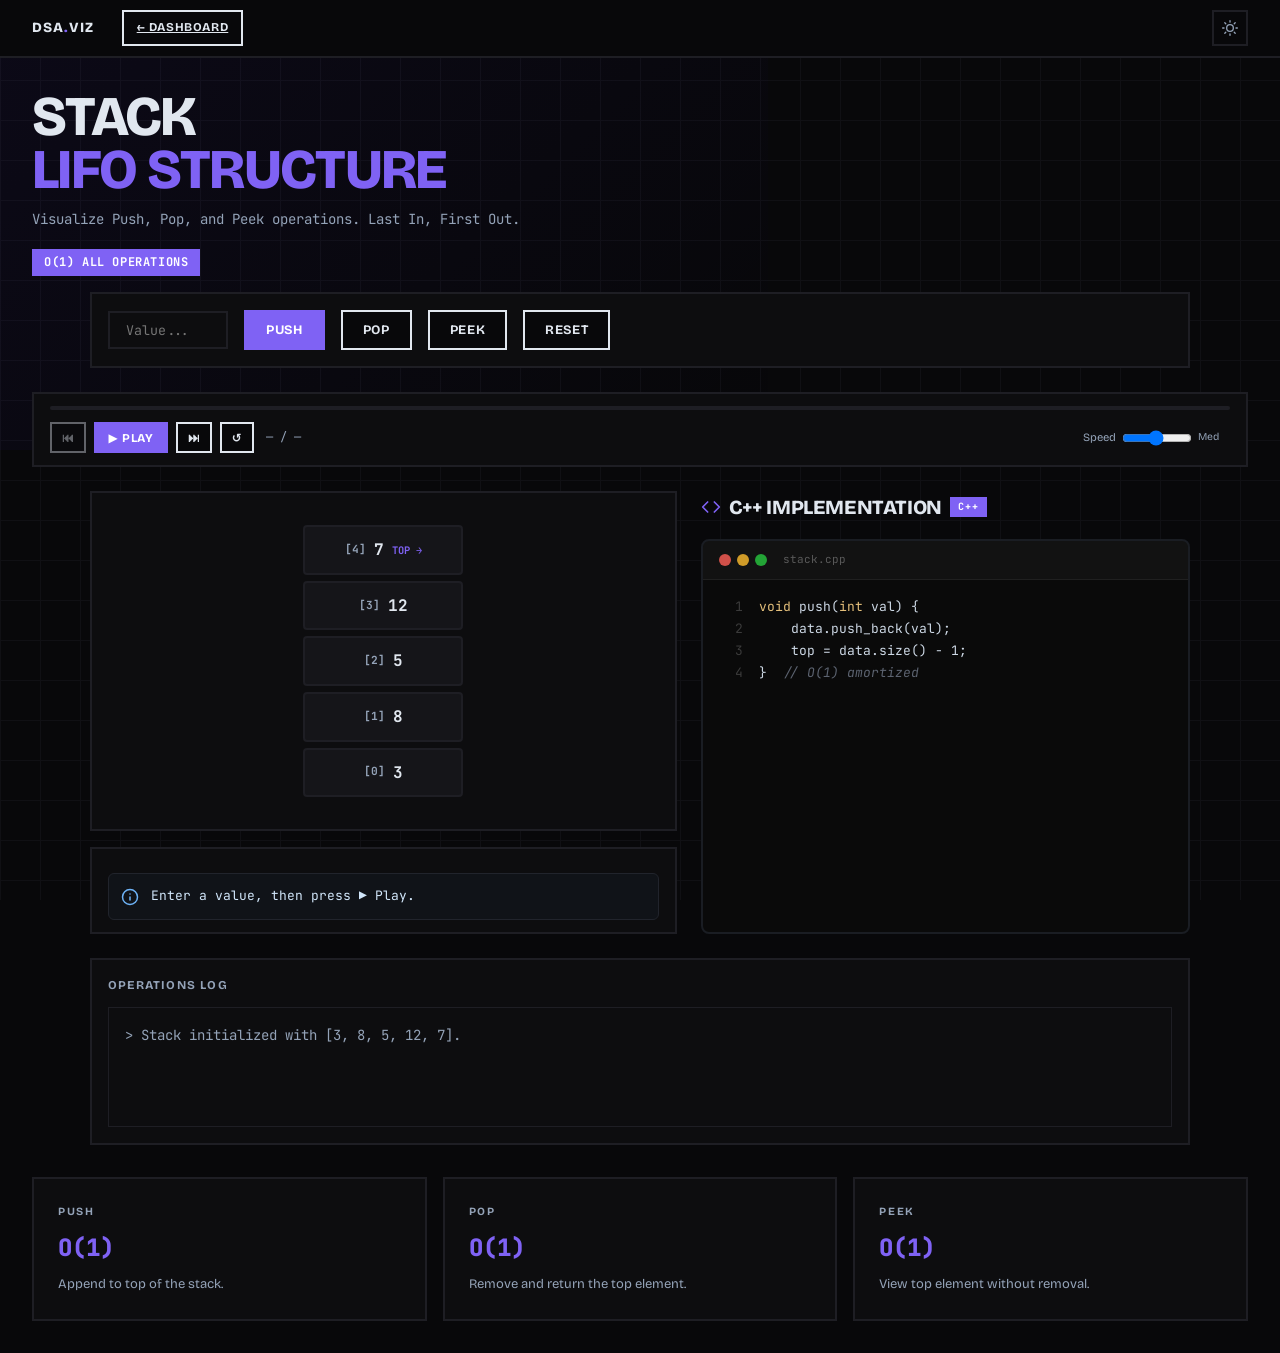
<file: stack.html>
<!DOCTYPE html>
<html lang="en">
<head>
  <meta charset="UTF-8">
  <meta name="viewport" content="width=device-width, initial-scale=1.0">
  <title>Stack Visualizer — DSA.VIZ</title>
  <link rel="stylesheet" href="style.css">
  <style>
    .stack-view { min-height: 300px; display: flex; flex-direction: column-reverse; justify-content: flex-start; align-items: center; padding: 2rem; gap: 0.375rem; overflow-y: auto; }
    .stack-item { width: 160px; padding: 0.625rem 1rem; border: 2px solid var(--border); background: var(--bg-surface); font-family: var(--font-mono); font-weight: bold; text-align: center; position: relative; transition: all 0.3s; border-radius: 0.25rem; display: flex; align-items: center; justify-content: center; gap: 0.5rem; }
    .stack-item.active { background: hsla(252, 87%, 55%, 0.2); border-color: var(--accent); box-shadow: 0 0 15px var(--accent); transform: scale(1.05); }
    .item-index { font-size: 0.7rem; color: var(--fg-muted); }
    .item-label { font-size: 0.65rem; color: var(--accent); font-weight: 700; }
    .controls-wrapper { display: flex; gap: 1rem; align-items: center; flex-wrap: wrap; margin-bottom: 1.5rem; }
    .input-field { background: var(--bg-card); border: 2px solid var(--border); color: var(--fg); padding: 0.5rem 1rem; font-family: var(--font-mono); outline: none; width: 120px; }
    .input-field:focus { border-color: var(--accent); }
    #log-container { font-family: var(--font-mono); font-size: 0.875rem; color: var(--fg-muted); height: 120px; overflow-y: auto; background: var(--bg-card); border: 1px solid var(--border); padding: 1rem; }
  </style>
</head>
<body class="dark">
  <header class="header">
    <div class="container header-inner">
      <a class="logo" href="#"><span>DSA<span class="logo-dot">.</span>VIZ</span></a>
      <a href="index.html" class="btn" style="margin-left: 1rem; padding: 0.4rem 0.8rem; font-size: 0.75rem;">← Dashboard</a>
      <button class="theme-toggle" id="theme-toggle" aria-label="Toggle theme">
        <svg id="icon-sun" xmlns="http://www.w3.org/2000/svg" viewBox="0 0 24 24" fill="none" stroke="currentColor" stroke-width="2" stroke-linecap="round" stroke-linejoin="round"><circle cx="12" cy="12" r="5"/><line x1="12" y1="1" x2="12" y2="3"/><line x1="12" y1="21" x2="12" y2="23"/><line x1="4.22" y1="4.22" x2="5.64" y2="5.64"/><line x1="18.36" y1="18.36" x2="19.78" y2="19.78"/><line x1="1" y1="12" x2="3" y2="12"/><line x1="21" y1="12" x2="23" y2="12"/><line x1="4.22" y1="19.78" x2="5.64" y2="18.36"/><line x1="18.36" y1="5.64" x2="19.78" y2="4.22"/></svg>
        <svg id="icon-moon" style="display:none" xmlns="http://www.w3.org/2000/svg" viewBox="0 0 24 24" fill="none" stroke="currentColor" stroke-width="2" stroke-linecap="round" stroke-linejoin="round"><path d="M21 12.79A9 9 0 1 1 11.21 3 7 7 0 0 0 21 12.79z"/></svg>
      </button>
    </div>
  </header>

  <div class="container">
    <section class="hero" style="padding: 2rem 0 1rem;">
      <h1>Stack<br><span class="accent">LIFO Structure</span></h1>
      <p class="hero-desc">Visualize Push, Pop, and Peek operations. Last In, First Out.</p>
      <span class="complexity-badge">O(1) All Operations</span>
    </section>

    <div class="card controls-wrapper" style="max-width: 1100px; margin-left: auto; margin-right: auto; margin-bottom: 1.5rem;">
      <input type="number" id="val-input" class="input-field" placeholder="Value..." />
      <button class="btn btn-primary" id="btn-push">Push</button>
      <button class="btn" id="btn-pop">Pop</button>
      <button class="btn" id="btn-peek">Peek</button>
      <button class="btn" id="btn-reset">Reset</button>
    </div>

    <div class="main-grid centered-grid">
      <div>
        <div class="card stack-view" id="stack-view"></div>
        <div class="card" style="margin-top:1rem; padding: 0.75rem 1rem;">
          <div class="status-bar">
            <svg xmlns="http://www.w3.org/2000/svg" viewBox="0 0 24 24" fill="none" stroke="currentColor" stroke-width="2" stroke-linecap="round" stroke-linejoin="round"><circle cx="12" cy="12" r="10"/><line x1="12" y1="16" x2="12" y2="12"/><line x1="12" y1="8" x2="12.01" y2="8"/></svg>
            <span id="status-message">Enter a value and select an operation.</span>
          </div>
        </div>
      </div>
      <div class="code-section" id="code-section">
        <div class="code-section-title">
          <svg xmlns="http://www.w3.org/2000/svg" viewBox="0 0 24 24" fill="none" stroke="currentColor" stroke-width="2" stroke-linecap="round" stroke-linejoin="round"><polyline points="16 18 22 12 16 6"/><polyline points="8 6 2 12 8 18"/></svg>
          C++ Implementation <span class="code-lang-badge">C++</span>
        </div>
        <div class="code-container" style="flex: 1; display: flex; flex-direction: column;">
          <div class="code-titlebar"><div class="code-titlebar-dots"><span class="code-titlebar-dot red"></span><span class="code-titlebar-dot yellow"></span><span class="code-titlebar-dot green"></span></div><span class="code-titlebar-name">stack.cpp</span></div>
          <div class="code-body" id="code-body" style="flex: 1;"></div>
        </div>
      </div>
    </div>

    <div class="card" style="margin-top:1.5rem; max-width: 1100px; margin-left: auto; margin-right: auto;">
      <h3 class="panel-title">Operations Log</h3>
      <div id="log-container"></div>
    </div>

    <section class="info-section">
      <div class="info-grid">
        <div class="info-card"><h3>Push</h3><div class="info-value">O(1)</div><p>Append to top of the stack.</p></div>
        <div class="info-card"><h3>Pop</h3><div class="info-value">O(1)</div><p>Remove and return the top element.</p></div>
        <div class="info-card"><h3>Peek</h3><div class="info-value">O(1)</div><p>View top element without removal.</p></div>
      </div>
    </section>
  </div>

  <script src="theme.js"></script>
  <script src="playback.js"></script>
  <script src="stack.js"></script>
</body>
</html>
</file>
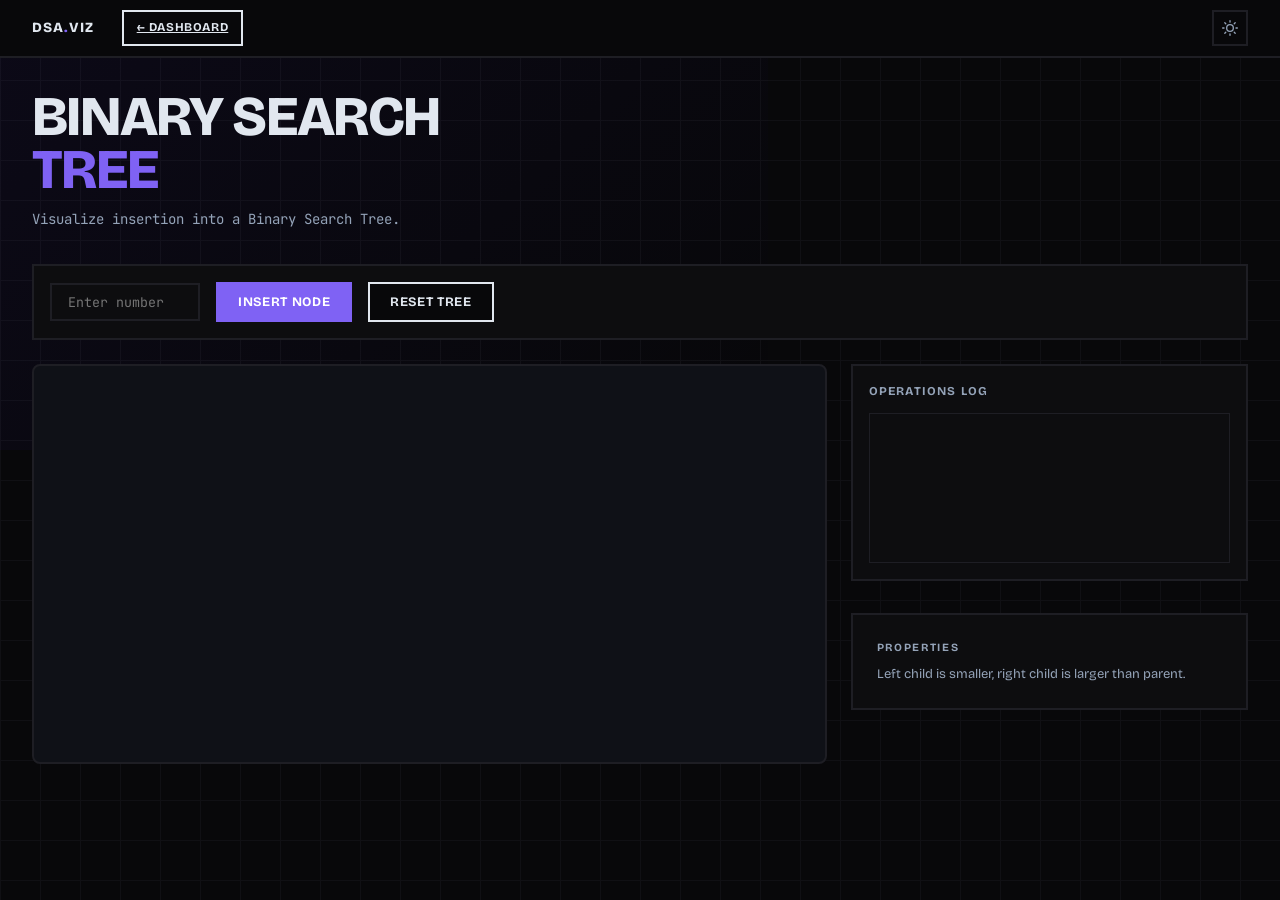
<file: tree.html>
<!DOCTYPE html>
<html lang="en">
<head>
  <meta charset="UTF-8">
  <meta name="viewport" content="width=device-width, initial-scale=1.0">
  <title>Tree Concept Visualizer — DSA.VIZ</title>
  <link rel="stylesheet" href="style.css">
  <style>
    .tree-view { min-height: 400px; position: relative; background: var(--canvas-bg); border-radius: 0.5rem; overflow: hidden; display: flex; justify-content: center; align-items: flex-start; padding-top: 2rem; }
    .controls-wrapper { display: flex; gap: 1rem; align-items: center; flex-wrap: wrap; margin-bottom: 1.5rem; }
    .input-field { background: var(--bg-card); border: 2px solid var(--border); color: var(--fg); padding: 0.5rem 1rem; font-family: var(--font-mono); outline: none; width: 150px; }
    .input-field:focus { border-color: var(--accent); }
    #log-container { font-family: var(--font-mono); font-size: 0.875rem; color: var(--fg-muted); height: 150px; overflow-y: auto; background: var(--bg-card); border: 1px solid var(--border); padding: 1rem; }
    canvas { position: absolute; top: 0; left: 0; z-index: 1; }
  </style>
</head>
<body class="dark">
  <header class="header">
    <div class="container header-inner">
      <a class="logo" href="#"><span>DSA<span class="logo-dot">.</span>VIZ</span></a>
      <a href="index.html" class="btn" style="margin-left: 1rem; padding: 0.4rem 0.8rem; font-size: 0.75rem;">← Dashboard</a>
      <button class="theme-toggle" id="theme-toggle" aria-label="Toggle theme">
        <svg id="icon-sun" xmlns="http://www.w3.org/2000/svg" viewBox="0 0 24 24" fill="none" stroke="currentColor" stroke-width="2" stroke-linecap="round" stroke-linejoin="round">
          <circle cx="12" cy="12" r="5" />
          <line x1="12" y1="1" x2="12" y2="3" />
          <line x1="12" y1="21" x2="12" y2="23" />
          <line x1="4.22" y1="4.22" x2="5.64" y2="5.64" />
          <line x1="18.36" y1="18.36" x2="19.78" y2="19.78" />
          <line x1="1" y1="12" x2="3" y2="12" />
          <line x1="21" y1="12" x2="23" y2="12" />
          <line x1="4.22" y1="19.78" x2="5.64" y2="18.36" />
          <line x1="18.36" y1="5.64" x2="19.78" y2="4.22" />
        </svg>
        <svg id="icon-moon" style="display:none" xmlns="http://www.w3.org/2000/svg" viewBox="0 0 24 24" fill="none" stroke="currentColor" stroke-width="2" stroke-linecap="round" stroke-linejoin="round">
          <path d="M21 12.79A9 9 0 1 1 11.21 3 7 7 0 0 0 21 12.79z" />
        </svg>
      </button>
    </div>
  </header>

  <div class="container">
    <section class="hero" style="padding: 2rem 0 1rem;">
      <h1>Binary Search<br><span class="accent">Tree</span></h1>
      <p class="hero-desc">Visualize insertion into a Binary Search Tree.</p>
    </section>

    <div class="card controls-wrapper">
      <input type="number" id="val-input" class="input-field" placeholder="Enter number..." />
      <button class="btn btn-primary" id="btn-insert">Insert Node</button>
      <button class="btn" id="btn-reset">Reset Tree</button>
    </div>

    <div class="main-grid" style="grid-template-columns: 2fr 1fr;">
      <div class="card tree-view" id="tree-view">
        <canvas id="tree-canvas" width="800" height="400"></canvas>
      </div>
      <div class="sidebar">
        <div class="card">
          <h3 class="panel-title">Operations Log</h3>
          <div id="log-container"></div>
        </div>
        <div class="info-card" style="margin-top:1rem;">
          <h3>Properties</h3>
          <p>Left child is smaller, right child is larger than parent.</p>
        </div>
      </div>
    </div>
  </div>

  <script src="tree.js"></script>
</body>
</html>
</file>
<file: style.css>
/* ═══════════════════════════════════════════════════════
   DIJKSTRA'S ALGORITHM VISUALIZER — Design System
   Theme: Brutalist + Blueprint Grid + Glass Morphism
   ═══════════════════════════════════════════════════════ */

@import url('https://fonts.googleapis.com/css2?family=Bricolage+Grotesque:wght@200;400;700;800&family=JetBrains+Mono:wght@400;700&display=swap');

/* ─── RESET ─── */
*, *::before, *::after { margin: 0; padding: 0; box-sizing: border-box; }

/* ─── LIGHT MODE TOKENS ─── */
:root {
  --font-sans: 'Bricolage Grotesque', system-ui, sans-serif;
  --font-mono: 'JetBrains Mono', 'Menlo', monospace;

  --bg: hsl(210, 20%, 98%);
  --bg-card: hsl(0, 0%, 100%);
  --bg-surface: hsl(210, 20%, 95%);
  --fg: hsl(222, 47%, 11%);
  --fg-muted: hsl(215, 16%, 47%);
  --accent: hsl(252, 87%, 55%);
  --accent-fg: hsl(0, 0%, 100%);
  --border: hsl(214, 32%, 91%);
  --canvas-bg: #0f1117;
  --code-bg: #0a0a0a;

  --node-default: #1e293b;
  --node-current: #fbbf24;
  --node-updating: #f97316;
  --node-visited: #22c55e;

  --glass-bg: hsla(0, 0%, 100%, 0.85);
  --glass-border: rgba(0, 0, 0, 0.08);
  --glass-shadow: 0 8px 32px rgba(0, 0, 0, 0.04);

  --shadow-offset: 4px 4px 0px 0px;
  --radius: 0.75rem;
  --ease: cubic-bezier(0.22, 1, 0.36, 1);
}

/* ─── DARK MODE TOKENS ─── */
.dark {
  --bg: hsl(240, 10%, 3.5%);
  --bg-card: hsl(240, 10%, 5.5%);
  --bg-surface: hsl(240, 10%, 9%);
  --fg: hsl(213, 31%, 91%);
  --fg-muted: hsl(215, 20%, 65%);
  --accent: hsl(252, 87%, 67%);
  --border: hsl(240, 8%, 13%);

  --glass-bg: hsla(240, 10%, 5.5%, 0.65);
  --glass-border: rgba(255, 255, 255, 0.06);
  --glass-shadow: 0 8px 32px rgba(0, 0, 0, 0.25);
}

/* ─── BASE ─── */
html { scroll-behavior: smooth; }
body {
  font-family: var(--font-sans);
  background: var(--bg);
  color: var(--fg);
  min-height: 100vh;
  line-height: 1.6;
  -webkit-font-smoothing: antialiased;
  position: relative;
  overflow-x: hidden;
}

/* ─── BLUEPRINT GRID BG ─── */
body::before {
  content: '';
  position: fixed;
  inset: 0;
  background-image:
    linear-gradient(to right, var(--border) 1px, transparent 1px),
    linear-gradient(to bottom, var(--border) 1px, transparent 1px);
  background-size: 40px 40px;
  opacity: 0.4;
  pointer-events: none;
  z-index: 0;
}

/* Gradient accents */
body::after {
  content: '';
  position: fixed;
  top: 0; left: 0;
  width: 60%; height: 50%;
  background: linear-gradient(135deg, hsla(252, 87%, 55%, 0.06), transparent);
  pointer-events: none;
  z-index: 0;
}

/* ─── LAYOUT ─── */
.container { max-width: 1440px; margin: 0 auto; padding: 0 1rem; position: relative; z-index: 1; }
@media (min-width: 640px) { .container { padding: 0 1.5rem; } }
@media (min-width: 1024px) { .container { padding: 0 2rem; } }

/* ─── HEADER ─── */
.header {
  position: sticky; top: 0; z-index: 50;
  background: var(--bg);
  border-bottom: 2px solid var(--border);
  backdrop-filter: blur(12px);
  transition: background 0.3s ease, border-color 0.3s ease;
}
.header-inner {
  display: flex; align-items: center; gap: 0.75rem;
  height: 3.5rem;
}
.logo {
  display: flex; align-items: center; gap: 0.5rem;
  text-decoration: none; color: var(--fg);
  font-size: 0.875rem; font-weight: 800;
  text-transform: uppercase; letter-spacing: 0.08em;
}
.logo-dot { color: var(--accent); }
.logo svg { width: 1.25rem; height: 1.25rem; color: var(--accent); }

.theme-toggle {
  margin-left: auto;
  padding: 0.5rem;
  border: 2px solid var(--border);
  background: var(--bg);
  color: var(--fg-muted);
  cursor: pointer;
  transition: all 0.2s ease;
  display: flex; align-items: center; justify-content: center;
}
.theme-toggle:hover {
  border-color: var(--fg);
  background: var(--fg);
  color: var(--bg);
}
.theme-toggle svg { width: 1rem; height: 1rem; }

/* ─── HERO ─── */
.hero {
  padding: 3rem 0 2rem;
  position: relative;
}
.hero-badge {
  display: inline-flex; align-items: center; gap: 0.5rem;
  border: 2px solid var(--fg);
  padding: 0.375rem 0.75rem;
  font-size: 0.6875rem; font-weight: 700;
  text-transform: uppercase; letter-spacing: 0.2em;
  background: var(--bg);
  margin-bottom: 1rem;
  opacity: 0; animation: fadeInUp 0.6s var(--ease) 0.1s forwards;
}
.hero-badge svg { width: 0.75rem; height: 0.75rem; }

.hero h1 {
  font-size: clamp(2rem, 6vw, 3.5rem);
  font-weight: 800; text-transform: uppercase;
  letter-spacing: -0.03em; line-height: 0.95;
  margin-bottom: 0.75rem;
  opacity: 0; animation: fadeInUp 0.6s var(--ease) 0.2s forwards;
}
.hero h1 .accent { color: var(--accent); }

.hero-desc {
  font-family: var(--font-mono);
  font-size: 0.875rem;
  color: var(--fg-muted);
  max-width: 600px; line-height: 1.7;
  margin-bottom: 1rem;
  opacity: 0; animation: fadeInUp 0.6s var(--ease) 0.35s forwards;
}

.complexity-badge {
  display: inline-block;
  font-family: var(--font-mono); font-size: 0.75rem; font-weight: 700;
  background: var(--accent); color: var(--accent-fg);
  padding: 0.25rem 0.75rem;
  text-transform: uppercase; letter-spacing: 0.05em;
  opacity: 0; animation: fadeInUp 0.6s var(--ease) 0.45s forwards;
}

/* ─── CARDS / PANELS ─── */
.card {
  background: var(--bg-card);
  border: 2px solid var(--border);
  padding: 1rem;
  transition: all 0.2s ease;
}
.card-elevated {
  background: var(--glass-bg);
  backdrop-filter: blur(16px);
  border: 1px solid var(--glass-border);
  box-shadow: var(--glass-shadow);
}

/* ─── MAIN GRID ─── */
.main-grid {
  display: grid;
  grid-template-columns: 1fr;
  gap: 1.5rem;
  margin: 1.5rem 0;
  opacity: 0; animation: fadeInUp 0.6s var(--ease) 0.5s forwards;
  align-items: start;
}
@media (min-width: 1024px) {
  .main-grid { grid-template-columns: 2fr 1fr; }
}
@media (min-width: 1280px) {
  .main-grid { grid-template-columns: 2.2fr 0.8fr 1.6fr; }
}

/* Centered 2-column grid for foundation pages (array, stack, queue, tree, hash) */
.main-grid.centered-grid {
  max-width: 1100px;
  margin-left: auto;
  margin-right: auto;
}
@media (min-width: 768px) {
  .main-grid.centered-grid { grid-template-columns: 1.2fr 1fr; }
}
@media (min-width: 1280px) {
  .main-grid.centered-grid { grid-template-columns: 1.2fr 1fr; }
}

/* ─── CANVAS AREA ─── */
.canvas-wrapper {
  background: var(--canvas-bg);
  border: 1px solid hsl(220, 20%, 15%);
  border-radius: 0.5rem;
  display: flex; justify-content: center; align-items: center;
  padding: 1rem;
  min-height: 300px;
}
.canvas-wrapper canvas { max-width: 100%; display: block; }

/* ─── STATUS BAR ─── */
.status-bar {
  display: flex; align-items: center; gap: 0.75rem;
  margin-top: 0.75rem; padding: 0.75rem;
  background: hsl(220, 20%, 8%);
  border: 1px solid hsl(220, 15%, 15%);
  border-radius: 0.375rem;
  font-family: var(--font-mono); font-size: 0.8125rem;
  color: hsl(210, 80%, 90%);
}
.status-bar svg { width: 1.125rem; height: 1.125rem; color: hsl(210, 90%, 70%); flex-shrink: 0; }
.status-bar .step-counter {
  margin-left: auto; font-size: 0.75rem;
  color: hsl(220, 15%, 50%); white-space: nowrap;
  font-variant-numeric: tabular-nums;
}

/* ─── SIDEBAR ─── */
.sidebar { display: flex; flex-direction: column; gap: 1rem; }

.panel-title {
  font-size: 0.75rem; font-weight: 700;
  text-transform: uppercase; letter-spacing: 0.1em;
  color: var(--fg-muted); margin-bottom: 0.75rem;
}

/* Legend */
.legend-list { list-style: none; display: flex; flex-direction: column; gap: 0.75rem; }
.legend-item { display: flex; align-items: center; gap: 0.75rem; font-size: 0.875rem; }
.legend-dot {
  width: 1rem; height: 1rem; border-radius: 50%;
  display: block; flex-shrink: 0;
}
.legend-dot.unvisited { background: var(--node-default); border: 1px solid hsl(220, 15%, 40%); }
.legend-dot.current { background: var(--node-current); box-shadow: 0 0 8px rgba(251, 191, 36, 0.6); }
.legend-dot.updating { background: var(--node-updating); }
.legend-dot.visited { background: var(--node-visited); }

/* Distances */
.dist-grid { display: grid; grid-template-columns: 1fr 1fr; gap: 0.5rem; }
.dist-cell {
  display: flex; justify-content: space-between; align-items: center;
  background: hsl(220, 20%, 8%); padding: 0.5rem;
  border: 1px solid hsl(220, 15%, 15%); border-radius: 0.25rem;
  font-family: var(--font-mono); font-size: 0.8125rem;
}
.dist-cell .node-label { font-weight: 700; }
.dist-cell .dist-val { color: hsl(210, 90%, 70%); }
.dist-cell .dist-val.infinity { color: hsl(220, 15%, 45%); }

/* ─── CONTROLS ─── */
.controls-section {
  opacity: 0; animation: fadeInUp 0.6s var(--ease) 0.6s forwards;
}

.start-node-bar {
  display: flex; flex-wrap: wrap; align-items: center; gap: 0.75rem;
  margin-bottom: 1rem;
}
.start-node-bar .label {
  font-family: var(--font-mono); font-size: 0.75rem;
  color: var(--fg-muted); flex-shrink: 0;
}
.node-btn {
  width: 2.25rem; height: 2.25rem; border-radius: 50%;
  border: 2px solid var(--border);
  background: var(--bg-card); color: var(--fg-muted);
  font-weight: 700; font-size: 0.8125rem;
  cursor: pointer; transition: all 0.2s ease;
}
.node-btn:hover:not(:disabled) {
  border-color: var(--accent); color: var(--fg);
}
.node-btn.active {
  background: var(--accent); color: var(--accent-fg);
  border-color: var(--accent);
  transform: scale(1.1);
  box-shadow: 0 0 12px hsla(252, 87%, 55%, 0.4);
}
.node-btn:disabled { opacity: 0.5; cursor: not-allowed; }

.controls-row {
  display: flex; flex-wrap: wrap; gap: 0.75rem; align-items: center;
}

.btn {
  display: inline-flex; align-items: center; gap: 0.5rem;
  padding: 0.625rem 1.25rem;
  font-family: var(--font-sans);
  font-weight: 700; font-size: 0.8125rem;
  text-transform: uppercase; letter-spacing: 0.05em;
  border: 2px solid var(--fg);
  cursor: pointer; transition: all 0.15s ease;
  background: var(--bg); color: var(--fg);
}
.btn svg { width: 1rem; height: 1rem; }
.btn:hover:not(:disabled) {
  transform: translate(-2px, -2px);
  box-shadow: 4px 4px 0px var(--fg);
}
.btn:active:not(:disabled) {
  transform: translate(2px, 2px);
  box-shadow: none;
}
.btn:disabled { opacity: 0.4; cursor: not-allowed; }

.btn-primary {
  background: var(--accent); color: var(--accent-fg);
  border-color: var(--accent);
}
.btn-primary:hover:not(:disabled) {
  box-shadow: 4px 4px 0px hsla(252, 87%, 40%, 0.5);
}

/* Speed control */
.speed-control {
  display: flex; align-items: center; gap: 0.5rem;
  margin-left: auto;
  font-family: var(--font-mono); font-size: 0.75rem;
  color: var(--fg-muted);
}
.speed-control input[type="range"] {
  width: 100px; accent-color: var(--accent);
  cursor: pointer;
}
.speed-label {
  min-width: 2.5rem; text-align: center;
  font-weight: 700; color: var(--fg);
}

/* ─── CODE PANEL ─── */
.code-section {
  margin: 0; /* Removed top/bottom margin since it will be in the grid */
  display: flex;
  flex-direction: column;
  height: 100%;
}
.code-section-wrapper {
  margin: 2rem 0;
  opacity: 0; animation: fadeInUp 0.6s var(--ease) 0.7s forwards;
}
.code-section-title {
  font-size: 1.25rem; font-weight: 800;
  text-transform: uppercase; letter-spacing: -0.02em;
  margin-bottom: 1rem;
  display: flex; align-items: center; gap: 0.5rem;
}
.code-section-title svg { width: 1.25rem; height: 1.25rem; color: var(--accent); }
.code-lang-badge {
  font-family: var(--font-mono); font-size: 0.625rem;
  font-weight: 700; background: var(--accent);
  color: var(--accent-fg); padding: 0.125rem 0.5rem;
  letter-spacing: 0.1em; text-transform: uppercase;
}

.code-container {
  background: var(--code-bg);
  border: 2px solid hsl(220, 15%, 12%);
  border-radius: 0.5rem;
  overflow: hidden;
  max-height: 550px;
}

/* Terminal title bar */
.code-titlebar {
  display: flex; align-items: center; gap: 0.5rem;
  padding: 0.625rem 1rem;
  background: hsla(0, 0%, 100%, 0.03);
  border-bottom: 1px solid hsla(0, 0%, 100%, 0.06);
}
.code-titlebar-dots { display: flex; gap: 0.375rem; }
.code-titlebar-dot {
  width: 0.75rem; height: 0.75rem; border-radius: 50%;
}
.code-titlebar-dot.red { background: rgba(255, 95, 87, 0.8); }
.code-titlebar-dot.yellow { background: rgba(255, 189, 46, 0.8); }
.code-titlebar-dot.green { background: rgba(39, 201, 63, 0.8); }
.code-titlebar-name {
  font-family: var(--font-mono); font-size: 0.6875rem;
  color: rgba(255, 255, 255, 0.3); margin-left: 0.5rem;
}

.code-body {
  padding: 1rem 0;
  overflow-x: auto;
  overflow-y: auto;
  font-family: var(--font-mono);
  font-size: 0.8125rem;
  line-height: 1.7;
  counter-reset: line-number;
}

.code-line {
  display: flex;
  padding: 0 1rem;
  transition: background 0.15s ease;
  min-height: 1.5em;
}
.code-line.active {
  background: linear-gradient(90deg, rgba(124, 58, 237, 0.18), rgba(124, 58, 237, 0.04));
  border-left: 3px solid var(--accent);
  padding-left: calc(1rem - 3px);
}
.code-line-num {
  width: 2.5rem; flex-shrink: 0;
  text-align: right; padding-right: 1rem;
  color: rgba(255, 255, 255, 0.2);
  user-select: none;
}
.code-line-content {
  flex: 1;
  color: hsl(213, 31%, 85%);
  white-space: pre;
}

/* Syntax highlighting */
.syn-keyword { color: #c678dd; }
.syn-type { color: #e5c07b; }
.syn-func { color: #61afef; }
.syn-string { color: #98c379; }
.syn-comment { color: #5c6370; font-style: italic; }
.syn-number { color: #d19a66; }
.syn-preprocessor { color: #56b6c2; }
.syn-operator { color: #c678dd; }
.syn-bracket { color: hsl(213, 31%, 65%); }

/* ─── INFO SECTION ─── */
.info-section {
  margin: 2rem 0;
  opacity: 0; animation: fadeInUp 0.6s var(--ease) 0.8s forwards;
}
.info-grid {
  display: grid; grid-template-columns: 1fr;
  gap: 1rem;
}
@media (min-width: 768px) { .info-grid { grid-template-columns: 1fr 1fr 1fr; } }

.info-card {
  padding: 1.5rem;
  border: 2px solid var(--border);
  background: var(--bg-card);
  transition: all 0.2s ease;
}
.info-card:hover {
  border-color: var(--fg);
  box-shadow: 6px 6px 0px hsla(222, 47%, 11%, 0.1);
  transform: translate(-3px, -3px);
}
.dark .info-card:hover {
  box-shadow: 6px 6px 0px hsla(0, 0%, 100%, 0.05);
}
.info-card h3 {
  font-size: 0.6875rem; font-weight: 700;
  text-transform: uppercase; letter-spacing: 0.15em;
  color: var(--fg-muted); margin-bottom: 0.5rem;
}
.info-card .info-value {
  font-family: var(--font-mono); font-size: 1.5rem;
  font-weight: 800; color: var(--accent);
}
.info-card p {
  font-size: 0.8125rem; color: var(--fg-muted);
  margin-top: 0.5rem; line-height: 1.5;
}

/* ─── FOOTER ─── */
.footer {
  border-top: 2px solid var(--border);
  padding: 2rem 0;
  margin-top: 3rem;
  text-align: center;
}
.footer p {
  font-size: 0.75rem; color: var(--fg-muted);
}
.footer .heart { color: #ef4444; }

/* ─── ANIMATIONS ─── */
@keyframes fadeInUp {
  from { opacity: 0; transform: translateY(20px); }
  to   { opacity: 1; transform: translateY(0); }
}
@keyframes glowPulse {
  0%, 100% { box-shadow: 0 0 10px hsla(252, 87%, 55%, 0.15); }
  50%      { box-shadow: 0 0 25px hsla(252, 87%, 55%, 0.35); }
}

/* ─── THEME TRANSITION ─── */
.theme-transitioning,
.theme-transitioning * {
  transition: background-color 0.4s ease, border-color 0.3s ease, color 0.3s ease !important;
}

/* ─── RESPONSIVE ─── */
@media (max-width: 640px) {
  .hero h1 { font-size: 1.75rem; }
  .controls-row { flex-direction: column; }
  .speed-control { margin-left: 0; width: 100%; }
}

/* ═══════════════════════════════════════════════════════
   NEW DASHBOARD EXACT DESIGN STYLES
   ═══════════════════════════════════════════════════════ */
:root {
  --fg-hsl: 222, 47%, 11%;
  --fg-muted-hsl: 215, 16%, 47%;
  --border-hsl: 214, 32%, 91%;
}
.dark {
  --fg-hsl: 213, 31%, 91%;
  --fg-muted-hsl: 215, 20%, 65%;
  --border-hsl: 240, 8%, 13%;
}

.main-content-padding { padding-top: 4rem; padding-bottom: 6rem; }

/* ─── HERO SPLIT ─── */
.hero-split {
  display: grid;
  grid-template-columns: 1fr;
  gap: 3rem;
  align-items: center;
  margin-bottom: 5rem;
}
@media (min-width: 1024px) {
  .hero-split { grid-template-columns: 1fr 1fr; gap: 2rem; }
}

.hero-text-side {
  position: relative;
}
.hero-line-accent {
  position: absolute;
  left: -1rem; top: 0; bottom: 0; width: 3px;
  background: var(--accent);
  transform-origin: top;
  animation: scaleYIn 0.5s ease forwards;
}
@media (min-width: 640px) { .hero-line-accent { left: -1.5rem; } }

.hero-text-content {
  padding-left: 1.5rem;
}
@media (min-width: 640px) { .hero-text-content { padding-left: 2rem; } }

.hero-text-side h1 {
  font-size: clamp(3rem, 8vw, 5rem);
  font-weight: 900;
  text-transform: uppercase;
  line-height: 0.88;
  letter-spacing: -0.05em;
  margin-bottom: 1.5rem;
}
.text-reveal {
  opacity: 0;
  transform: translateX(-20px);
  animation: fadeSlideIn 0.4s ease forwards;
}
.text-reveal:nth-child(1) { animation-delay: 0.15s; }
.text-reveal:nth-child(2) { animation-delay: 0.25s; }
.text-reveal:nth-child(3) { animation-delay: 0.35s; }
.text-accent { color: var(--accent); }
.block { display: block; }

.hero-actions {
  display: flex;
  flex-wrap: wrap;
  gap: 0.75rem;
  margin-top: 2rem;
  opacity: 0;
  transform: translateY(10px);
  animation: fadeInUp 0.3s ease 0.65s forwards;
}
.hero-btn {
  padding: 0.75rem 1.5rem;
  font-family: var(--font-sans);
  font-weight: 900;
  font-size: 0.875rem;
  text-transform: uppercase;
  letter-spacing: 0.05em;
  border: 2px solid;
  transition: all 0.2s;
}
.btn-primary.hero-btn {
  background: var(--accent);
  color: var(--accent-fg);
  border-color: var(--accent);
  box-shadow: 4px 4px 0px 0px hsla(252, 87%, 55%, 0.4);
}
.btn-primary.hero-btn:hover {
  box-shadow: 2px 2px 0px 0px hsla(252, 87%, 55%, 0.4);
  transform: translate(2px, 2px);
}
.btn-secondary.hero-btn {
  background: var(--bg);
  color: var(--fg);
  border-color: var(--fg);
  box-shadow: 4px 4px 0px 0px hsla(var(--fg-hsl), 0.3);
}
.btn-secondary.hero-btn:hover {
  background: var(--fg);
  color: var(--bg);
  box-shadow: 2px 2px 0px 0px hsla(var(--fg-hsl), 0.3);
  transform: translate(2px, 2px);
}

/* ─── TERMINAL MOCKUP ─── */
.hero-terminal-side {
  position: relative;
  opacity: 0;
  transform: translateY(20px);
  animation: fadeInUp 0.5s ease 0.4s forwards;
}
.terminal-mockup {
  border: 2px solid hsla(var(--fg-hsl), 0.2);
  background: #0a0a0a;
  overflow: hidden;
  box-shadow: 8px 8px 0px 0px hsla(var(--fg-hsl), 0.1);
  position: relative;
  z-index: 2;
}
.terminal-header {
  display: flex;
  align-items: center;
  gap: 0.5rem;
  padding: 0.625rem 1rem;
  background: hsla(var(--fg-hsl), 0.05);
  border-bottom: 1px solid hsla(var(--fg-hsl), 0.1);
}
.terminal-dots { display: flex; gap: 0.375rem; }
.term-dot { width: 0.75rem; height: 0.75rem; border-radius: 50%; }
.term-dot.red { background: rgba(239, 68, 68, 0.8); }
.term-dot.yellow { background: rgba(251, 191, 36, 0.8); }
.term-dot.green { background: rgba(16, 185, 129, 0.8); }
.terminal-title {
  font-family: var(--font-mono);
  font-size: 0.6875rem;
  color: rgba(255,255,255,0.3);
  margin-left: 0.5rem;
}
.terminal-body {
  padding: 1.25rem;
  font-family: var(--font-mono);
  font-size: 0.875rem;
  line-height: 1.6;
}
.term-line {
  display: flex;
  gap: 0.5rem;
  opacity: 0;
  transform: translateX(-8px);
  animation: fadeSlideIn 0.25s ease forwards;
}
.term-prefix {
  color: rgba(255,255,255,0.3);
  width: 1rem;
  text-align: right;
  font-size: 0.75rem;
  flex-shrink: 0;
}
.term-text.emerald { color: #34d399; }
.term-text.muted { color: #a1a1aa; }
.term-text.cyan { color: #22d3ee; }
.term-text.amber { color: #fbbf24; }
.term-text.primary { color: var(--accent); }
.animate-type-1 { animation-delay: 0.6s; }
.animate-type-2 { animation-delay: 0.72s; }
.animate-type-3 { animation-delay: 0.84s; }
.animate-type-4 { animation-delay: 0.96s; }
.animate-type-5 { animation-delay: 1.08s; }
.animate-type-6 { animation-delay: 1.2s; }
.animate-type-7 { animation-delay: 1.4s; }
.flex-align { display: flex; align-items: center; }
.term-cursor {
  width: 0.625rem;
  height: 1.25rem;
  background: var(--accent);
  display: inline-block;
}
.pulse-anim { animation: cursorPulse 1s step-end infinite; }
@keyframes cursorPulse { 0%, 100% { opacity: 1; } 50% { opacity: 0; } }

.corner-tl {
  position: absolute;
  top: -0.5rem; right: -0.5rem;
  width: 1.5rem; height: 1.5rem;
  border-top: 2px solid hsla(252, 87%, 55%, 0.4);
  border-right: 2px solid hsla(252, 87%, 55%, 0.4);
  z-index: 1;
}
.corner-br {
  position: absolute;
  bottom: -0.5rem; left: -0.5rem;
  width: 1.5rem; height: 1.5rem;
  border-bottom: 2px solid hsla(252, 87%, 55%, 0.4);
  border-left: 2px solid hsla(252, 87%, 55%, 0.4);
  z-index: 1;
}

/* ─── STATS TICKER ─── */
.border-y {
  border-top: 2px solid var(--fg);
  border-bottom: 2px solid var(--fg);
}
.stats-ticker {
  width: 100%;
  overflow: hidden;
  padding: 0.75rem 0;
  background: var(--fg);
  color: var(--bg);
  font-family: var(--font-mono);
  font-size: 0.875rem;
  font-weight: 700;
  text-transform: uppercase;
  letter-spacing: 0.1em;
  margin-bottom: 5rem;
}
.ticker-marquee {
  display: flex;
}
.ticker-content {
  display: flex;
  white-space: nowrap;
}
.ticker-item {
  display: flex;
  align-items: center;
  gap: 2rem;
  padding: 0 1.5rem;
}
.ticker-item svg { width: 1rem; height: 1rem; margin-right: 0.5rem; display: inline-block; }
.ticker-slash { opacity: 0.3; }

/* ─── CTA BOX ─── */
.mt-28 { margin-top: 7rem; }
.cta-box {
  border: 2px solid var(--fg);
  padding: 2rem;
  text-align: center;
  background: var(--bg);
}
@media (min-width: 768px) { .cta-box { padding: 3.5rem; } }
.cta-dec-tl {
  position: absolute;
  top: 0; right: 0;
  width: 8rem; height: 8rem;
  border-bottom: 2px solid hsla(252, 87%, 55%, 0.2);
  transform-origin: top right;
  transform: rotate(-45deg) translate(4rem, -4rem);
}
.cta-dec-br {
  position: absolute;
  bottom: 0; left: 0;
  width: 8rem; height: 8rem;
  border-top: 2px solid hsla(252, 87%, 55%, 0.2);
  transform-origin: bottom left;
  transform: rotate(-45deg) translate(-4rem, 4rem);
}
.cta-title {
  font-size: clamp(2rem, 5vw, 3rem);
  font-weight: 900;
  text-transform: uppercase;
  letter-spacing: -0.05em;
  line-height: 1;
  margin-bottom: 0.75rem;
}
.cta-desc {
  font-family: var(--font-mono);
  color: var(--fg-muted);
  max-width: 28rem;
  margin: 0 auto 2rem;
}
.cta-btn {
  font-family: var(--font-sans);
  font-weight: 900;
  font-size: 0.875rem;
  text-transform: uppercase;
  letter-spacing: 0.1em;
  padding: 1rem 2rem;
  box-shadow: 4px 4px 0px 0px hsla(252, 87%, 55%, 0.3);
}

@keyframes scaleYIn { from { transform: scaleY(0); } to { transform: scaleY(1); } }
@keyframes fadeSlideIn { from { opacity: 0; transform: translateX(-20px); } to { opacity: 1; transform: translateX(0); } }
</file>
